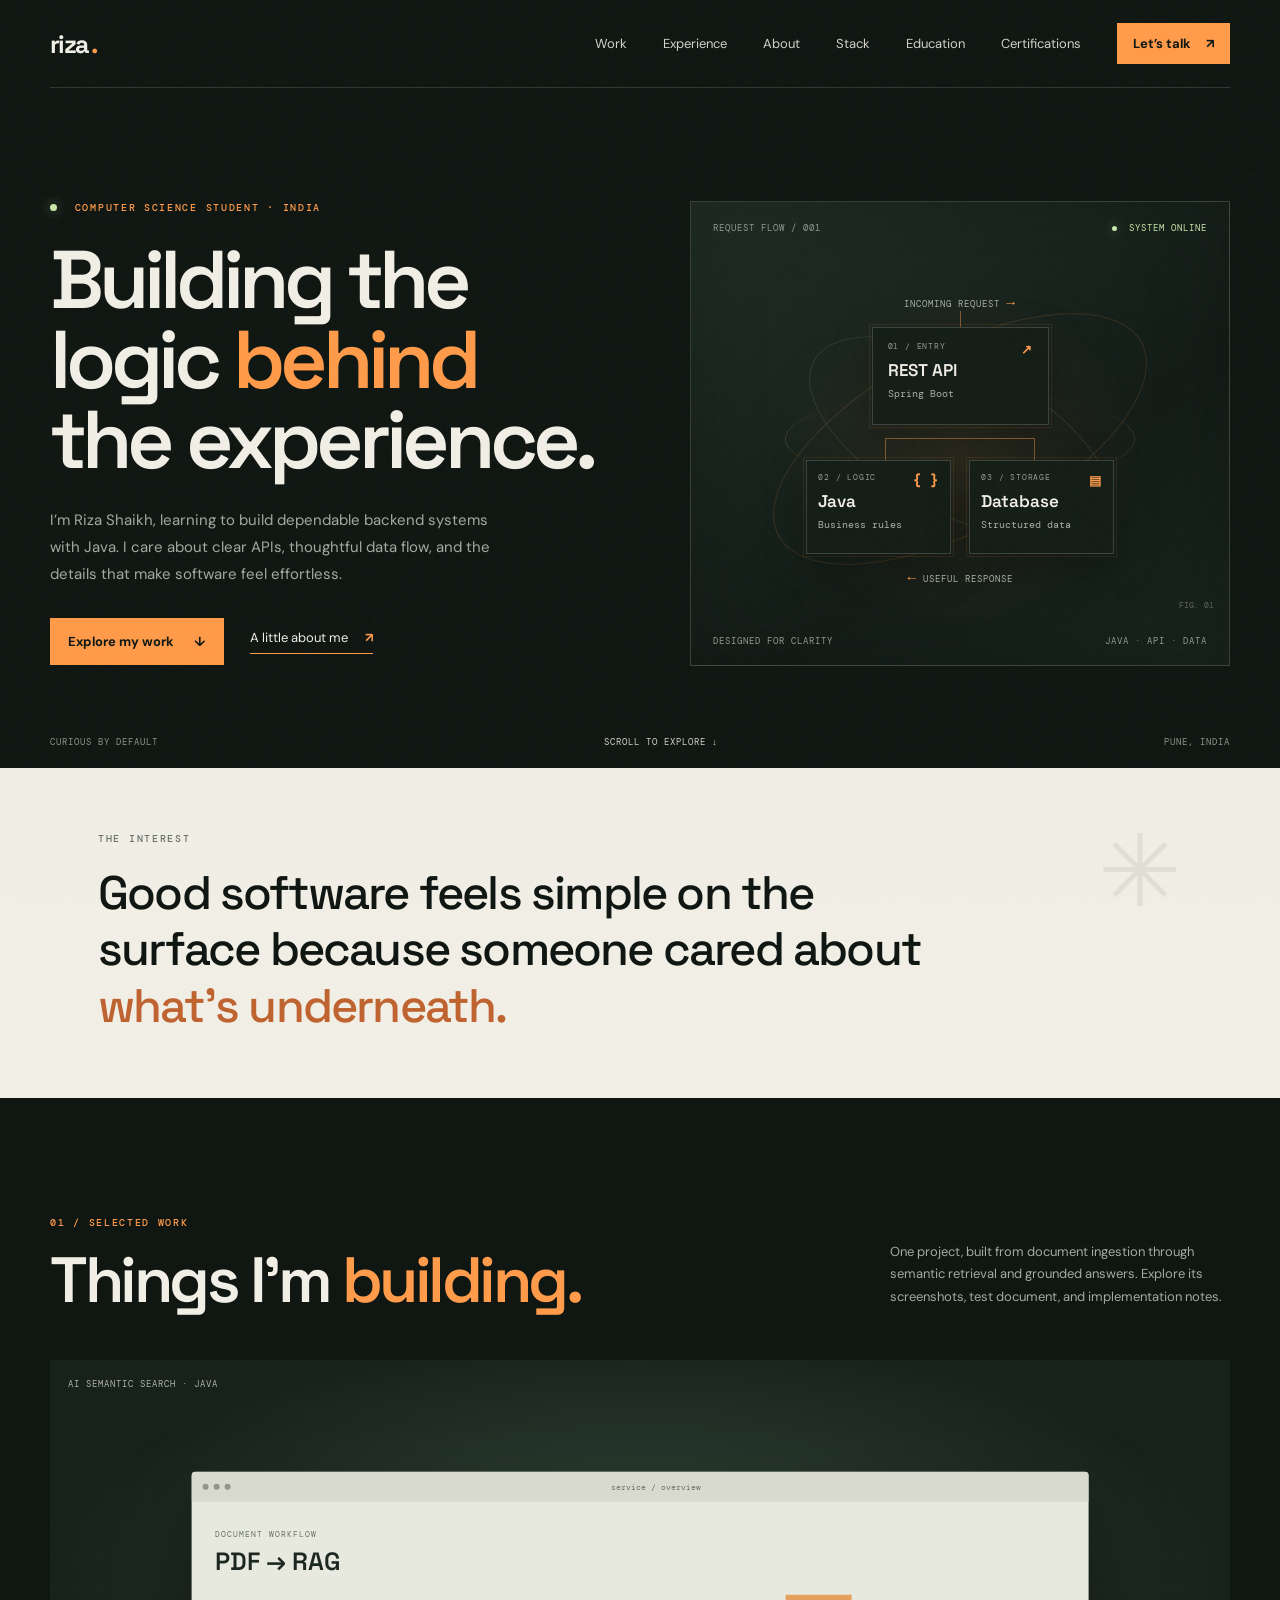
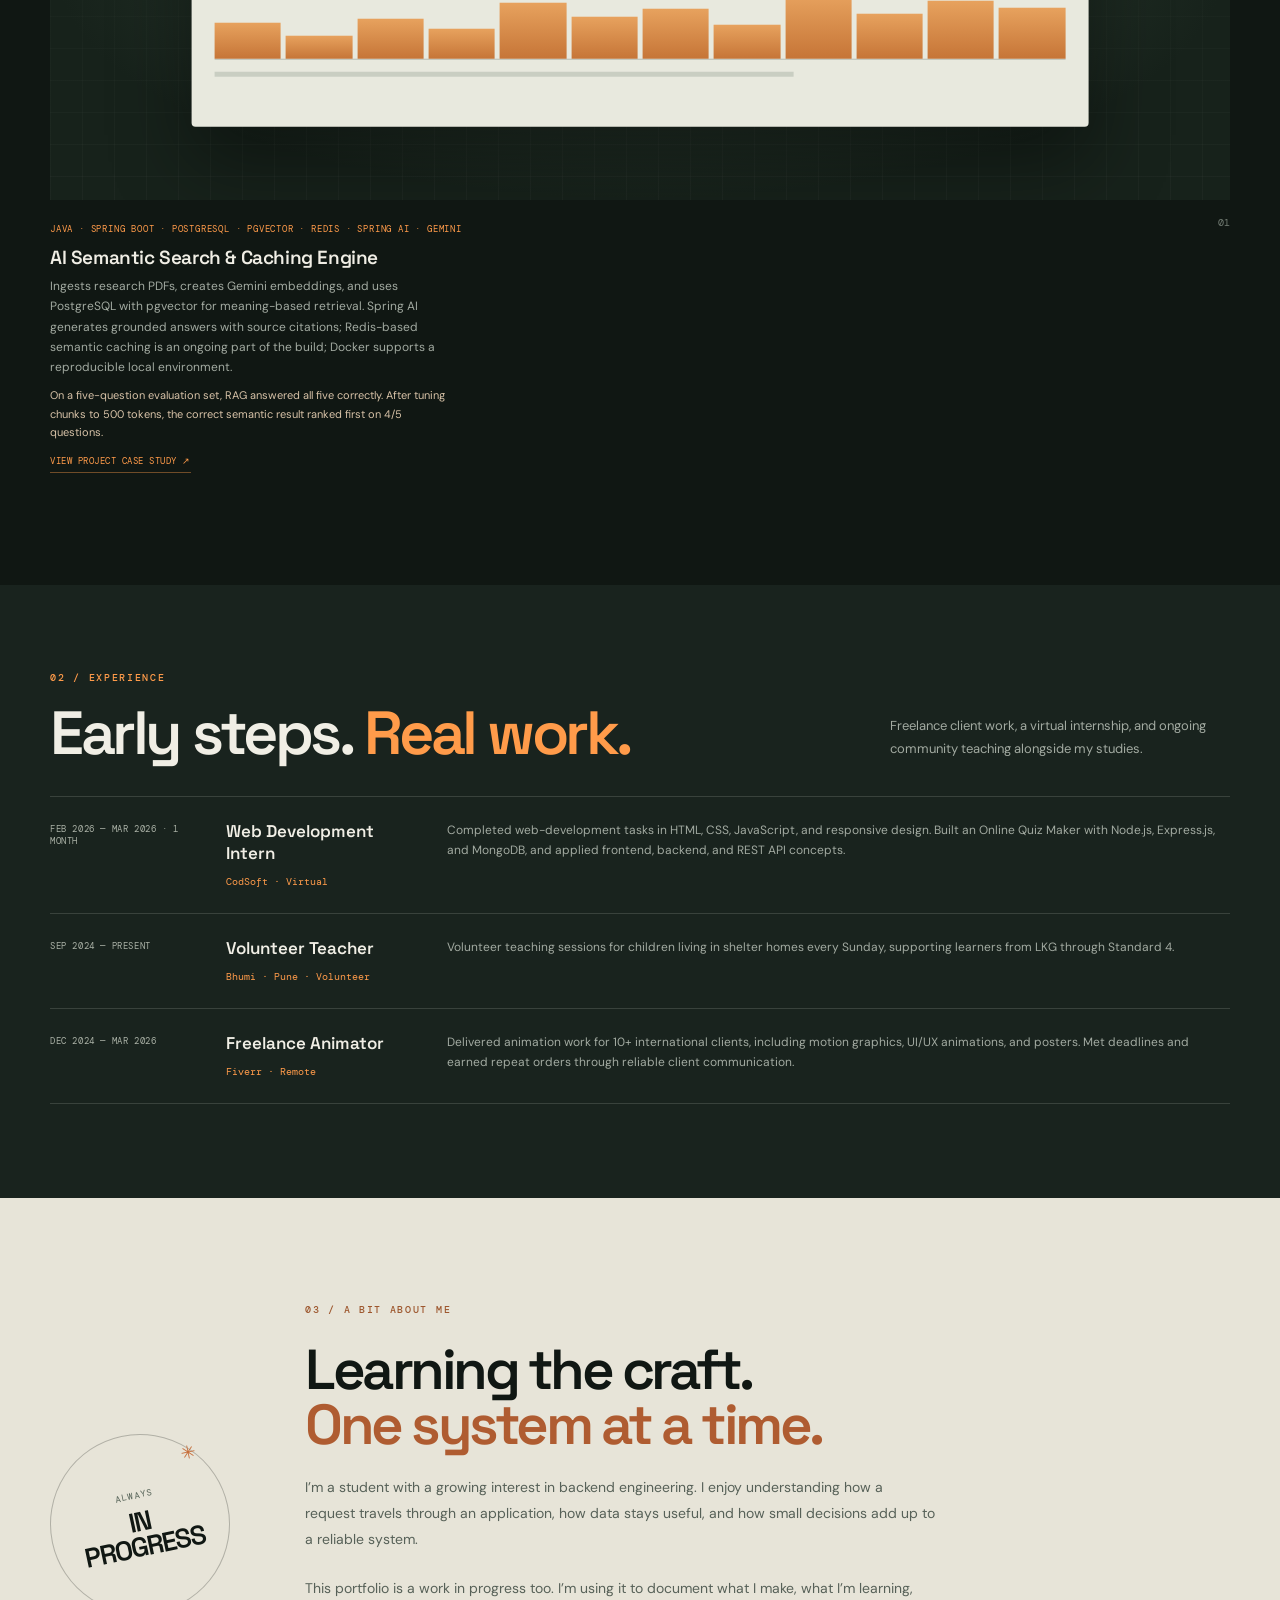
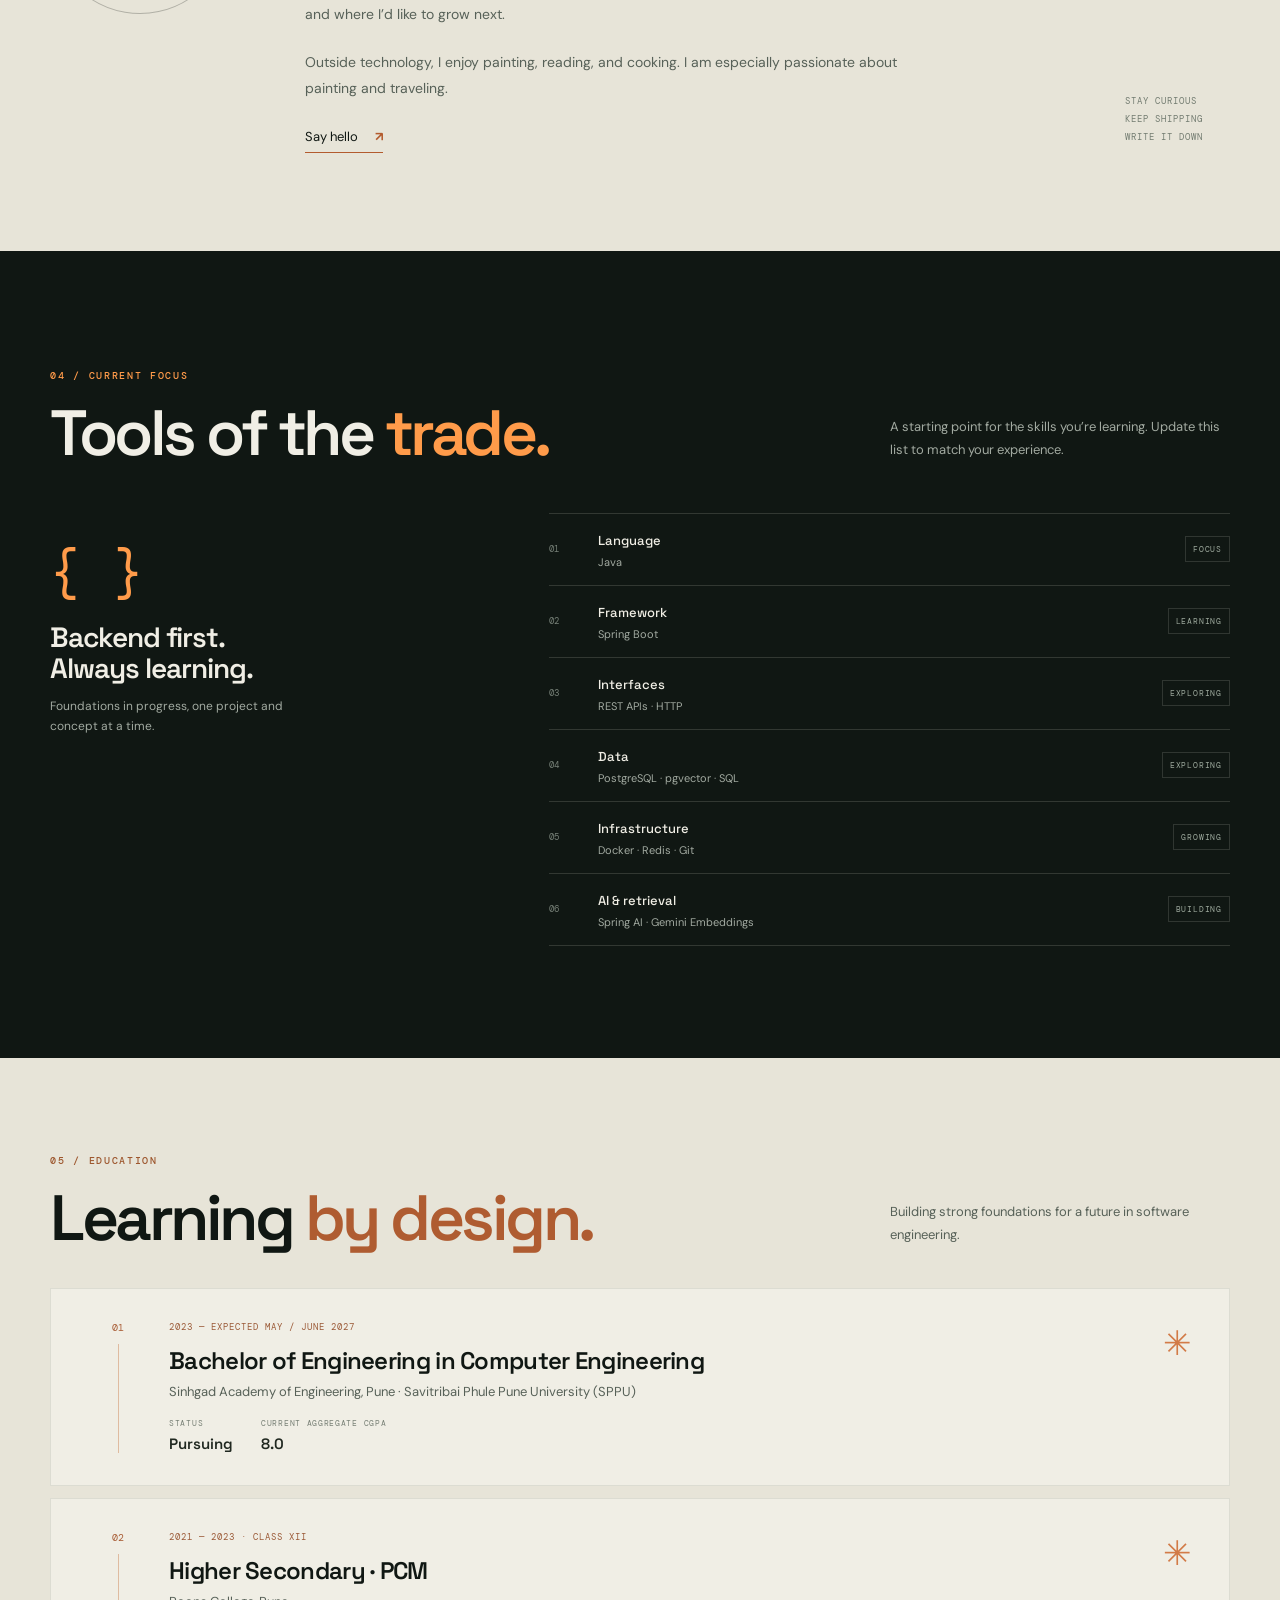
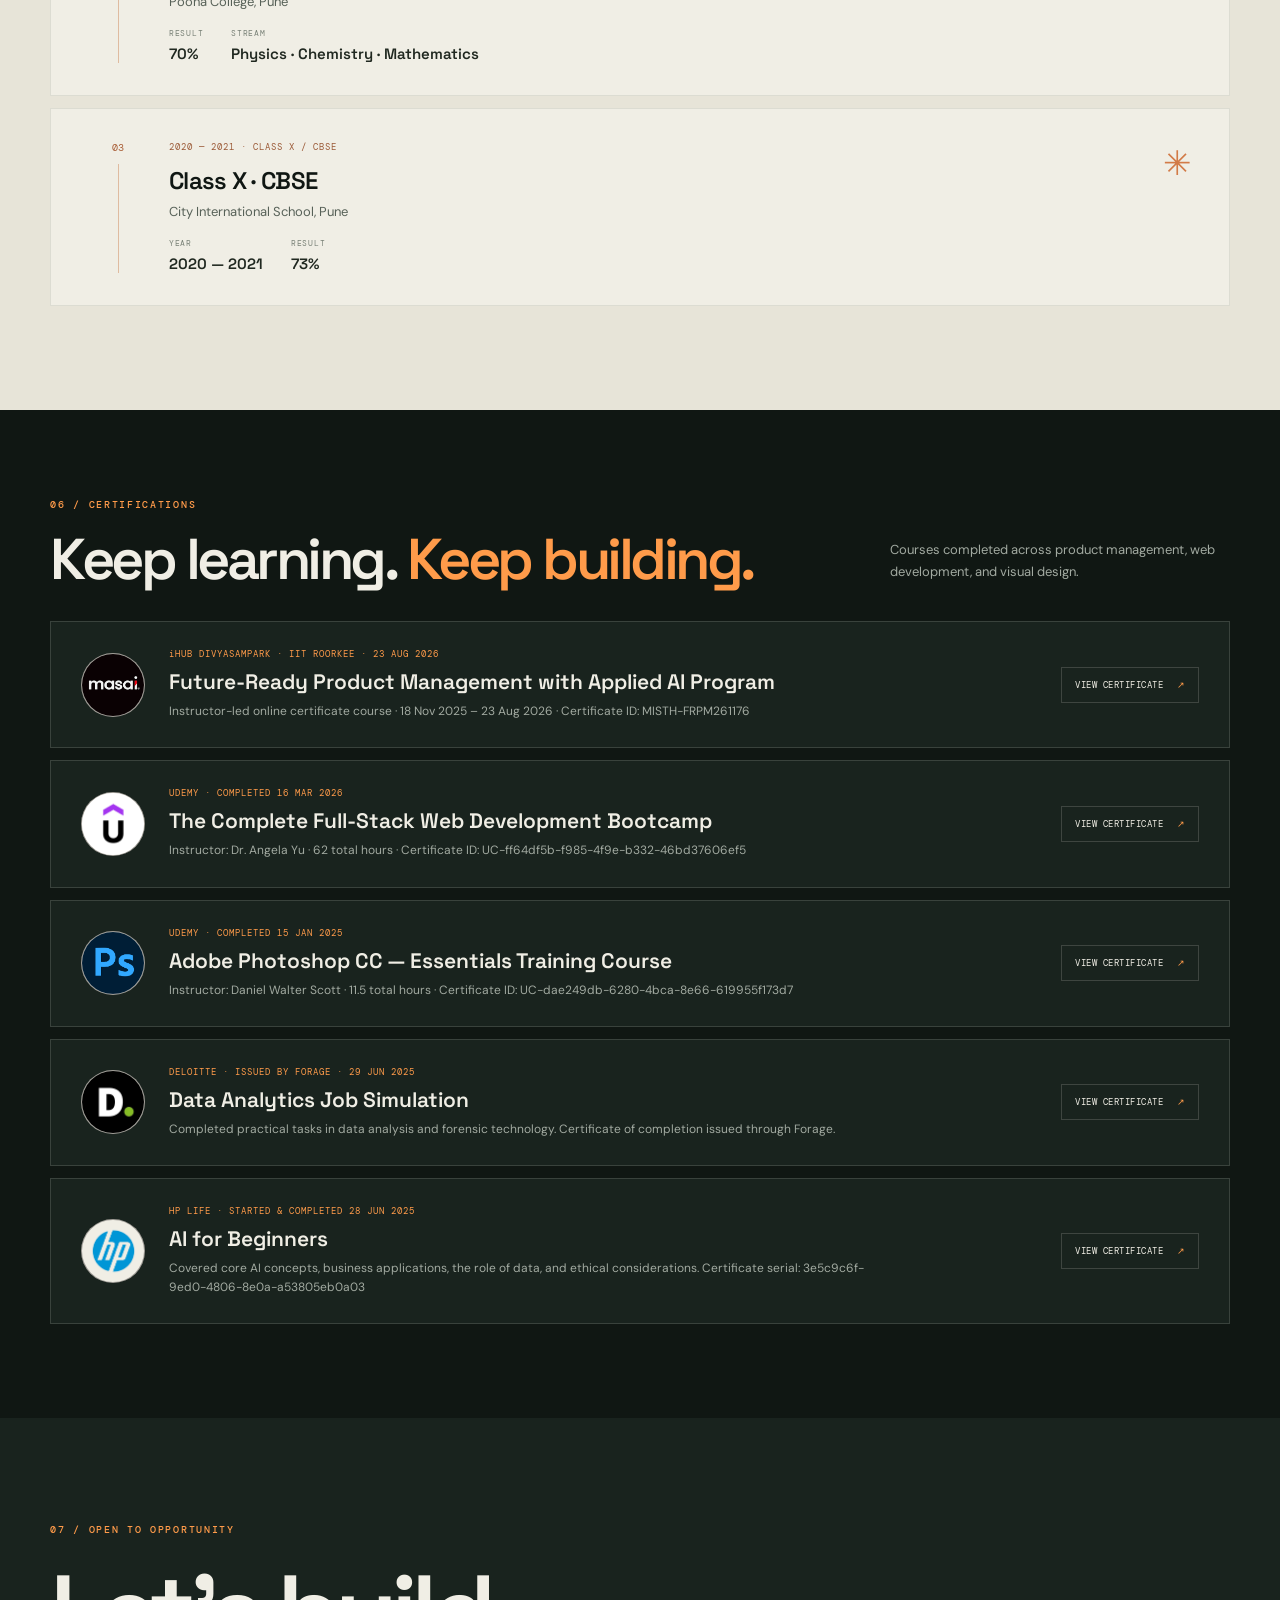
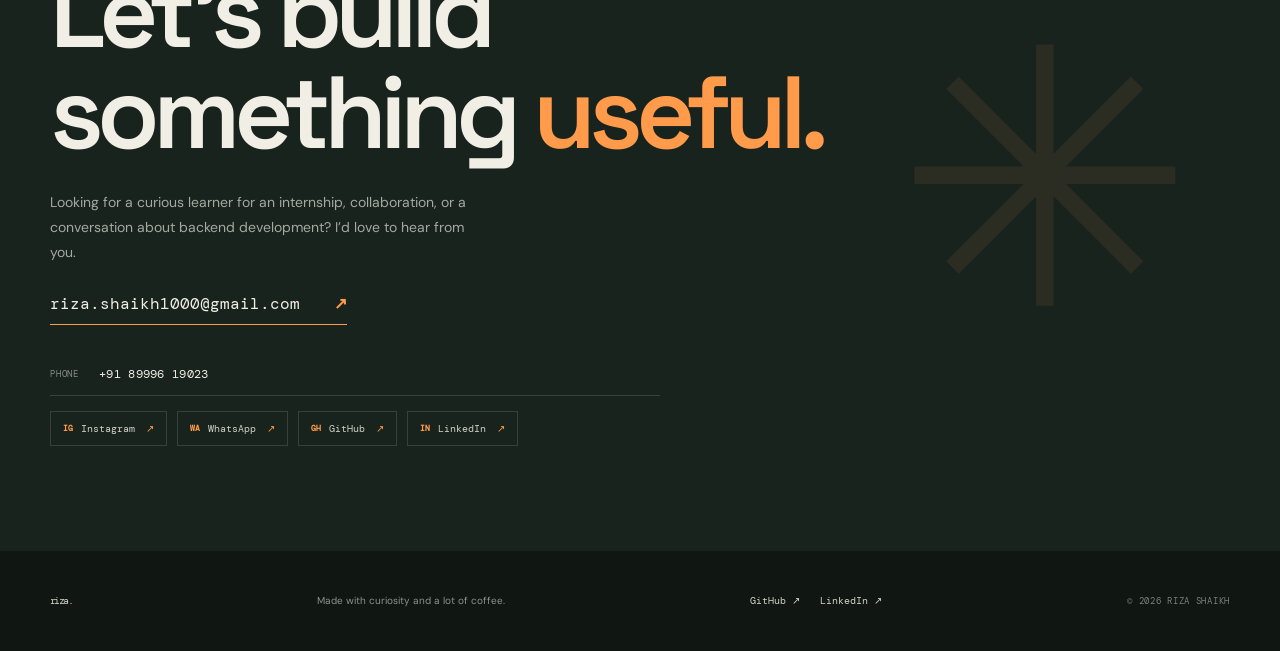
<file: index.html>
<!doctype html>
<html lang="en">
  <head>
    <meta charset="utf-8" />
    <meta name="viewport" content="width=device-width, initial-scale=1" />
    <meta name="theme-color" content="#101713" />
    <meta
      name="description"
      content="Riza Shaikh — student focused on Java backend development."
    />
    <title>Riza Shaikh — Java Backend Developer</title>
    <link rel="preconnect" href="https://fonts.googleapis.com" />
    <link rel="preconnect" href="https://fonts.gstatic.com" crossorigin />
    <link
      href="https://fonts.googleapis.com/css2?family=DM+Mono:wght@400;500&family=DM+Sans:wght@400;500;600;700&family=Space+Grotesk:wght@400;500;600;700&display=swap"
      rel="stylesheet"
    />
    <link rel="stylesheet" href="styles.css" />
    <script src="script.js" defer></script>
  </head>
  <body>
    <div class="grain" aria-hidden="true"></div>
    <header class="header">
      <a class="logo" href="#home" aria-label="Riza Shaikh home"
        >riza <span>.</span></a
      >
      <button
        class="menu-toggle"
        aria-expanded="false"
        aria-controls="nav"
        aria-label="Open navigation"
      >
        <i></i><i></i>
      </button>
      <nav id="nav" aria-label="Main navigation">
        <a href="#work">Work</a><a href="#experience">Experience</a
        ><a href="#about">About</a><a href="#stack">Stack</a
        ><a href="#education">Education</a
        ><a href="#certifications">Certifications</a
        ><a class="nav-cta" href="#contact">Let’s talk <b>↗</b></a>
      </nav>
    </header>
    <main>
      <section class="hero wrap" id="home">
        <div class="hero-copy">
          <p class="eyebrow">
            <i class="dot"></i> COMPUTER SCIENCE STUDENT · INDIA
          </p>
          <h1>Building the<br />logic <em>behind</em><br />the experience.</h1>
          <p class="hero-intro">
            I’m Riza Shaikh, learning to build dependable backend systems with
            Java. I care about clear APIs, thoughtful data flow, and the details
            that make software feel effortless.
          </p>
          <div class="actions">
            <a class="button" href="#work">Explore my work <b>↓</b></a
            ><a class="underlink" href="#about">A little about me <b>↗</b></a>
          </div>
        </div>
        <div
          class="architecture"
          aria-label="Illustration showing a request moving through an API, Java logic, and database"
        >
          <div class="panel-top">
            <span>REQUEST FLOW / 001</span
            ><span class="online"><i></i> SYSTEM ONLINE</span>
          </div>
          <div class="diagram">
            <div class="orbit orbit-a"></div>
            <div class="orbit orbit-b"></div>
            <div class="flow-caption">INCOMING REQUEST <b>→</b></div>
            <div class="connector"></div>
            <div class="node api">
              <small>01 / ENTRY <b>↗</b></small
              ><strong>REST API</strong><label>Spring Boot</label>
            </div>
            <div class="fork"><i></i><i></i></div>
            <div class="node-row">
              <div class="node">
                <small>02 / LOGIC <b>{ }</b></small
                ><strong>Java</strong><label>Business rules</label>
              </div>
              <div class="node">
                <small>03 / STORAGE <b>▤</b></small
                ><strong>Database</strong><label>Structured data</label>
              </div>
            </div>
            <div class="flow-caption response"><b>←</b> USEFUL RESPONSE</div>
          </div>
          <div class="panel-bottom">
            <span>DESIGNED FOR CLARITY</span><span>JAVA · API · DATA</span>
          </div>
          <span class="figure">FIG. 01</span>
        </div>
        <div class="hero-footer">
          <span>CURIOUS BY DEFAULT</span><a href="#work">SCROLL TO EXPLORE ↓</a
          ><span>PUNE, INDIA</span>
        </div>
      </section>
      <section class="manifesto">
        <div class="wrap">
          <p class="eyebrow">THE INTEREST</p>
          <p>
            Good software feels simple on the surface because someone cared
            about <em>what’s underneath.</em>
          </p>
          <span class="asterisk">✳</span>
        </div>
      </section>
      <section class="work wrap" id="work">
        <div class="section-head">
          <div>
            <p class="eyebrow">01 / SELECTED WORK</p>
            <h2>Things I’m <em>building.</em></h2>
          </div>
          <p>
            One project, built from document ingestion through semantic
            retrieval and grounded answers. Explore its screenshots, test
            document, and implementation notes.
          </p>
        </div>
        <div class="projects">
          <article class="project featured">
            <a
              class="project-art art-dashboard"
              href="ai-semantic-search.html"
              aria-label="Open the AI Semantic Search and Caching Engine case study"
              ><span class="art-label">AI SEMANTIC SEARCH · JAVA</span>
              <div class="dashboard">
                <div class="dash-head">
                  <i></i><i></i><i></i><span>service / overview</span>
                </div>
                <div class="dash-body">
                  <small>DOCUMENT WORKFLOW</small><strong>PDF → RAG</strong>
                  <div class="bars">
                    <i></i><i></i><i></i><i></i><i></i><i></i><i></i><i></i
                    ><i></i><i></i><i></i><i></i>
                  </div>
                  <div class="dash-line"></div>
                </div>
              </div>
              <b class="art-arrow">↗</b></a
            >
            <div class="project-info">
              <div>
                <small
                  >JAVA · SPRING BOOT · POSTGRESQL · PGVECTOR · REDIS · SPRING
                  AI · GEMINI</small
                >
                <h3>AI Semantic Search &amp; Caching Engine</h3>
                <p>
                  Ingests research PDFs, creates Gemini embeddings, and uses
                  PostgreSQL with pgvector for meaning-based retrieval. Spring
                  AI generates grounded answers with source citations;
                  Redis-based semantic caching is an ongoing part of the build;
                  Docker supports a reproducible local environment.
                </p>
                <p class="project-result">
                  On a five-question evaluation set, RAG answered all five
                  correctly. After tuning chunks to 500 tokens, the correct
                  semantic result ranked first on 4/5 questions.
                </p>
                <a class="project-link" href="ai-semantic-search.html"
                  >VIEW PROJECT CASE STUDY ↗</a
                >
              </div>
              <span>01</span>
            </div>
          </article>
        </div>
      </section>
      <section class="experience" id="experience">
        <div class="experience-inner wrap">
          <div class="section-head">
            <div>
              <p class="eyebrow">02 / EXPERIENCE</p>
              <h2>Early steps. <em>Real work.</em></h2>
            </div>
            <p>
              Freelance client work, a virtual internship, and ongoing community
              teaching alongside my studies.
            </p>
          </div>
          <div class="experience-list">
            <article class="experience-row">
              <p class="experience-date">FEB 2026 — MAR 2026 · 1 MONTH</p>
              <div class="experience-role">
                <h3>Web Development Intern</h3>
                <span>CodSoft · Virtual</span>
              </div>
              <p>
                Completed web-development tasks in HTML, CSS, JavaScript, and
                responsive design. Built an Online Quiz Maker with Node.js,
                Express.js, and MongoDB, and applied frontend, backend, and REST
                API concepts.
              </p>
            </article>
            <article class="experience-row">
              <p class="experience-date">SEP 2024 — PRESENT</p>
              <div class="experience-role">
                <h3>Volunteer Teacher</h3>
                <span>Bhumi · Pune · Volunteer</span>
              </div>
              <p>Volunteer teaching sessions for children living in shelter homes every Sunday, supporting learners from LKG through Standard 4.</p>
            </article>
            <article class="experience-row">
              <p class="experience-date">DEC 2024 — MAR 2026</p>
              <div class="experience-role">
                <h3>Freelance Animator</h3>
                <span>Fiverr · Remote</span>
              </div>
              <p>
                Delivered animation work for 10+ international clients,
                including motion graphics, UI/UX animations, and posters. Met
                deadlines and earned repeat orders through reliable client
                communication.
              </p>
            </article>
          </div>
        </div>
      </section>
      <section class="about" id="about">
        <div class="about-inner wrap">
          <div class="stamp">
            <small>ALWAYS</small><b>IN<br />PROGRESS</b><i>✳</i>
          </div>
          <div class="about-copy">
            <p class="eyebrow">03 / A BIT ABOUT ME</p>
            <h2>Learning the craft.<br /><em>One system at a time.</em></h2>
            <p>
              I’m a student with a growing interest in backend engineering. I
              enjoy understanding how a request travels through an application,
              how data stays useful, and how small decisions add up to a
              reliable system.
            </p>
            <p>
              This portfolio is a work in progress too. I’m using it to document
              what I make, what I’m learning, and where I’d like to grow next.
            </p>
            <p>
              Outside technology, I enjoy painting, reading, and cooking. I am
              especially passionate about painting and traveling.
            </p>
            <a class="underlink" href="#contact">Say hello <b>↗</b></a>
          </div>
          <div class="side-note">
            STAY CURIOUS<br />KEEP SHIPPING<br />WRITE IT DOWN
          </div>
        </div>
      </section>
      <section class="stack wrap" id="stack">
        <div class="section-head">
          <div>
            <p class="eyebrow">04 / CURRENT FOCUS</p>
            <h2>Tools of the <em>trade.</em></h2>
          </div>
          <p>
            A starting point for the skills you’re learning. Update this list to
            match your experience.
          </p>
        </div>
        <div class="stack-grid">
          <div class="stack-note">
            <b>{ }</b>
            <h3>Backend first.<br />Always learning.</h3>
            <p>Foundations in progress, one project and concept at a time.</p>
          </div>
          <div class="stack-list">
            <div class="stack-row">
              <small>01</small>
              <div>
                <b>Language</b>
                <p>Java</p>
              </div>
              <label>FOCUS</label>
            </div>
            <div class="stack-row">
              <small>02</small>
              <div>
                <b>Framework</b>
                <p>Spring Boot</p>
              </div>
              <label>LEARNING</label>
            </div>
            <div class="stack-row">
              <small>03</small>
              <div>
                <b>Interfaces</b>
                <p>REST APIs · HTTP</p>
              </div>
              <label>EXPLORING</label>
            </div>
            <div class="stack-row">
              <small>04</small>
              <div>
                <b>Data</b>
                <p>PostgreSQL · pgvector · SQL</p>
              </div>
              <label>EXPLORING</label>
            </div>
            <div class="stack-row">
              <small>05</small>
              <div>
                <b>Infrastructure</b>
                <p>Docker · Redis · Git</p>
              </div>
              <label>GROWING</label>
            </div>
            <div class="stack-row">
              <small>06</small>
              <div>
                <b>AI &amp; retrieval</b>
                <p>Spring AI · Gemini Embeddings</p>
              </div>
              <label>BUILDING</label>
            </div>
          </div>
        </div>
      </section>
      <section class="education" id="education">
        <div class="education-inner wrap">
          <div class="section-head">
            <div>
              <p class="eyebrow">05 / EDUCATION</p>
              <h2>Learning <em>by design.</em></h2>
            </div>
            <p>
              Building strong foundations for a future in software engineering.
            </p>
          </div>
          <div class="education-list">
            <article class="education-card">
              <div class="education-marker"><span>01</span><i></i></div>
              <div class="education-detail">
                <p class="education-period">2023 — EXPECTED MAY / JUNE 2027</p>
                <h3>Bachelor of Engineering in Computer Engineering</h3>
                <p class="education-school">
                  Sinhgad Academy of Engineering, Pune · Savitribai Phule Pune
                  University (SPPU)
                </p>
                <div class="education-facts">
                  <div><span>STATUS</span><b>Pursuing</b></div>
                  <div><span>CURRENT AGGREGATE CGPA</span><b>8.0</b></div>
                </div>
              </div>
              <span class="education-glyph" aria-hidden="true">✳</span>
            </article>
            <article class="education-card">
              <div class="education-marker"><span>02</span><i></i></div>
              <div class="education-detail">
                <p class="education-period">2021 — 2023 · CLASS XII</p>
                <h3>Higher Secondary · PCM</h3>
                <p class="education-school">Poona College, Pune</p>
                <div class="education-facts">
                  <div><span>RESULT</span><b>70%</b></div>
                  <div>
                    <span>STREAM</span><b>Physics · Chemistry · Mathematics</b>
                  </div>
                </div>
              </div>
              <span class="education-glyph" aria-hidden="true">✳</span>
            </article>
            <article class="education-card">
              <div class="education-marker"><span>03</span><i></i></div>
              <div class="education-detail">
                <p class="education-period">2020 — 2021 · CLASS X / CBSE</p>
                <h3>Class X · CBSE</h3>
                <p class="education-school">City International School, Pune</p>
                <div class="education-facts">
                  <div><span>YEAR</span><b>2020 — 2021</b></div>
                  <div><span>RESULT</span><b>73%</b></div>
                </div>
              </div>
              <span class="education-glyph" aria-hidden="true">✳</span>
            </article>
          </div>
        </div>
      </section>
      <section class="certifications" id="certifications">
        <div class="cert-inner wrap">
          <div class="section-head">
            <div>
              <p class="eyebrow">06 / CERTIFICATIONS</p>
              <h2>Keep learning. <em>Keep building.</em></h2>
            </div>
            <p>
              Courses completed across product management, web development, and
              visual design.
            </p>
          </div>
          <div class="cert-list">
            <article class="cert-card">
              <div class="cert-logo">
                <img
                  src="assets/certifications/logos/masai.png"
                  alt="Masai logo"
                  loading="lazy"
                />
              </div>
              <div class="cert-info">
                <p class="cert-meta">
                  iHUB DIVYASAMPARK · IIT ROORKEE · 23 AUG 2026
                </p>
                <h3>Future-Ready Product Management with Applied AI Program</h3>
                <p>
                  Instructor-led online certificate course · 18 Nov 2025 – 23
                  Aug 2026 · Certificate ID: MISTH-FRPM261176
                </p>
              </div>
              <a
                class="cert-link"
                href="assets/certifications/future-ready-product-management-applied-ai.pdf"
                target="_blank"
                rel="noreferrer"
                >VIEW CERTIFICATE <span>↗</span></a
              >
            </article>
            <article class="cert-card">
              <div class="cert-logo">
                <img
                  src="assets/certifications/logos/udemy-com-logo.png"
                  alt="Udemy logo"
                  loading="lazy"
                />
              </div>
              <div class="cert-info">
                <p class="cert-meta">UDEMY · COMPLETED 16 MAR 2026</p>
                <h3>The Complete Full-Stack Web Development Bootcamp</h3>
                <p>
                  Instructor: Dr. Angela Yu · 62 total hours · Certificate ID:
                  UC-ff64df5b-f985-4f9e-b332-46bd37606ef5
                </p>
              </div>
              <a
                class="cert-link"
                href="https://ude.my/UC-ff64df5b-f985-4f9e-b332-46bd37606ef5"
                target="_blank"
                rel="noreferrer"
                >VIEW CERTIFICATE <span>↗</span></a
              >
            </article>
            <article class="cert-card">
              <div class="cert-logo">
                <img
                  src="assets/certifications/logos/photoshop.png"
                  alt="Adobe Photoshop Ps logo"
                  loading="lazy"
                />
              </div>
              <div class="cert-info">
                <p class="cert-meta">UDEMY · COMPLETED 15 JAN 2025</p>
                <h3>Adobe Photoshop CC — Essentials Training Course</h3>
                <p>
                  Instructor: Daniel Walter Scott · 11.5 total hours ·
                  Certificate ID: UC-dae249db-6280-4bca-8e66-619955f173d7
                </p>
              </div>
              <a
                class="cert-link"
                href="https://ude.my/UC-dae249db-6280-4bca-8e66-619955f173d7"
                target="_blank"
                rel="noreferrer"
                >VIEW CERTIFICATE <span>↗</span></a
              >
            </article>
                      <article class="cert-card">
              <div class="cert-logo">
                <img src="assets/certifications/logos/deloitte.png" alt="Deloitte logo" loading="lazy" />
              </div>
              <div class="cert-info">
                <p class="cert-meta">DELOITTE · ISSUED BY FORAGE · 29 JUN 2025</p>
                <h3>Data Analytics Job Simulation</h3>
                <p>Completed practical tasks in data analysis and forensic technology. Certificate of completion issued through Forage.</p>
              </div>
              <a class="cert-link" href="assets/certifications/deloitte-data-analytics-job-simulation.pdf" target="_blank" rel="noreferrer">VIEW CERTIFICATE <span>↗</span></a>
            </article>
            <article class="cert-card">
              <div class="cert-logo">
                <img src="assets/certifications/logos/hewlett-packard.png" alt="Hewlett-Packard logo" loading="lazy" />
              </div>
              <div class="cert-info">
                <p class="cert-meta">HP LIFE · STARTED &amp; COMPLETED 28 JUN 2025</p>
                <h3>AI for Beginners</h3>
                <p>Covered core AI concepts, business applications, the role of data, and ethical considerations. Certificate serial: 3e5c9c6f-9ed0-4806-8e0a-a53805eb0a03</p>
              </div>
              <a class="cert-link" href="assets/certifications/hp-life-ai-for-beginners.pdf" target="_blank" rel="noreferrer">VIEW CERTIFICATE <span>↗</span></a>
            </article></div>
        </div>
      </section>
      <section class="contact" id="contact">
        <div class="contact-inner wrap">
          <p class="eyebrow">07 / OPEN TO OPPORTUNITY</p>
          <h2>Let’s build<br />something <em>useful.</em></h2>
          <p>
            Looking for a curious learner for an internship, collaboration, or a
            conversation about backend development? I’d love to hear from you.
          </p>
          <a class="email" href="mailto:riza.shaikh1000@gmail.com"
            >riza.shaikh1000@gmail.com <b>↗</b></a
          >
          <div class="contact-methods">
            <div class="phone-line">
              <span>PHONE</span><a href="tel:+918999619023">+91 89996 19023</a>
            </div>
            <div class="contact-links">
              <a
                href="https://www.instagram.com/ieatmashpoteto/"
                target="_blank"
                rel="noreferrer"
                ><b>IG</b> Instagram <span>↗</span></a
              ><a
                href="https://wa.me/918999619023"
                target="_blank"
                rel="noreferrer"
                ><b>WA</b> WhatsApp <span>↗</span></a
              ><a
                href="https://github.com/yourusername"
                target="_blank"
                rel="noreferrer"
                ><b>GH</b> GitHub <span>↗</span></a
              ><a
                href="https://www.linkedin.com/in/rizashaikh2005"
                target="_blank"
                rel="noreferrer"
                ><b>IN</b> LinkedIn <span>↗</span></a
              >
            </div>
          </div>
          <span class="contact-star">✳</span>
        </div>
      </section>
    </main>
    <footer class="footer wrap">
      <a class="logo" href="#home">riza<span>.</span></a>
      <p>Made with curiosity and a lot of coffee.</p>
      <div>
        <a
          href="https://github.com/yourusername"
          target="_blank"
          rel="noreferrer"
          >GitHub ↗</a
        ><a
          href="https://www.linkedin.com/in/rizashaikh2005"
          target="_blank"
          rel="noreferrer"
          >LinkedIn ↗</a
        >
      </div>
      <small>© <span id="year"></span> RIZA SHAIKH</small>
    </footer>
  </body>
</html>
</file>
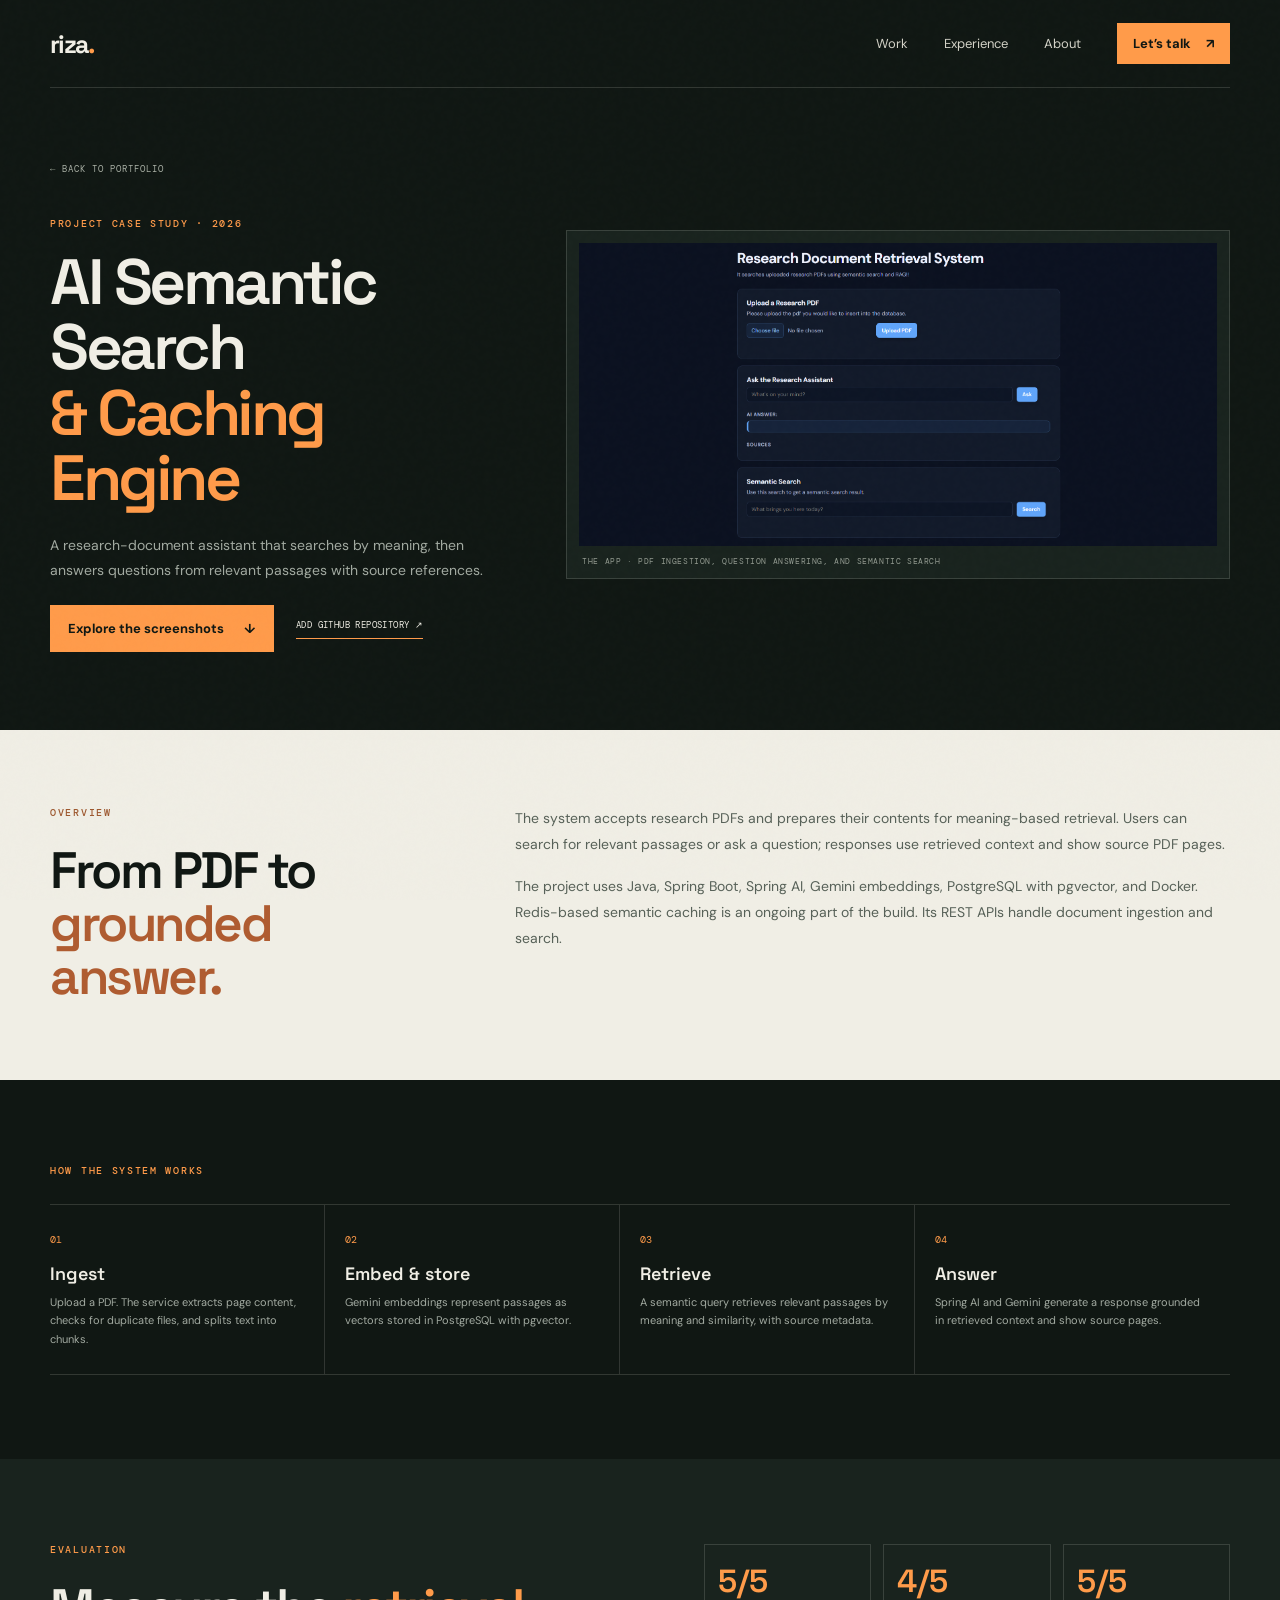
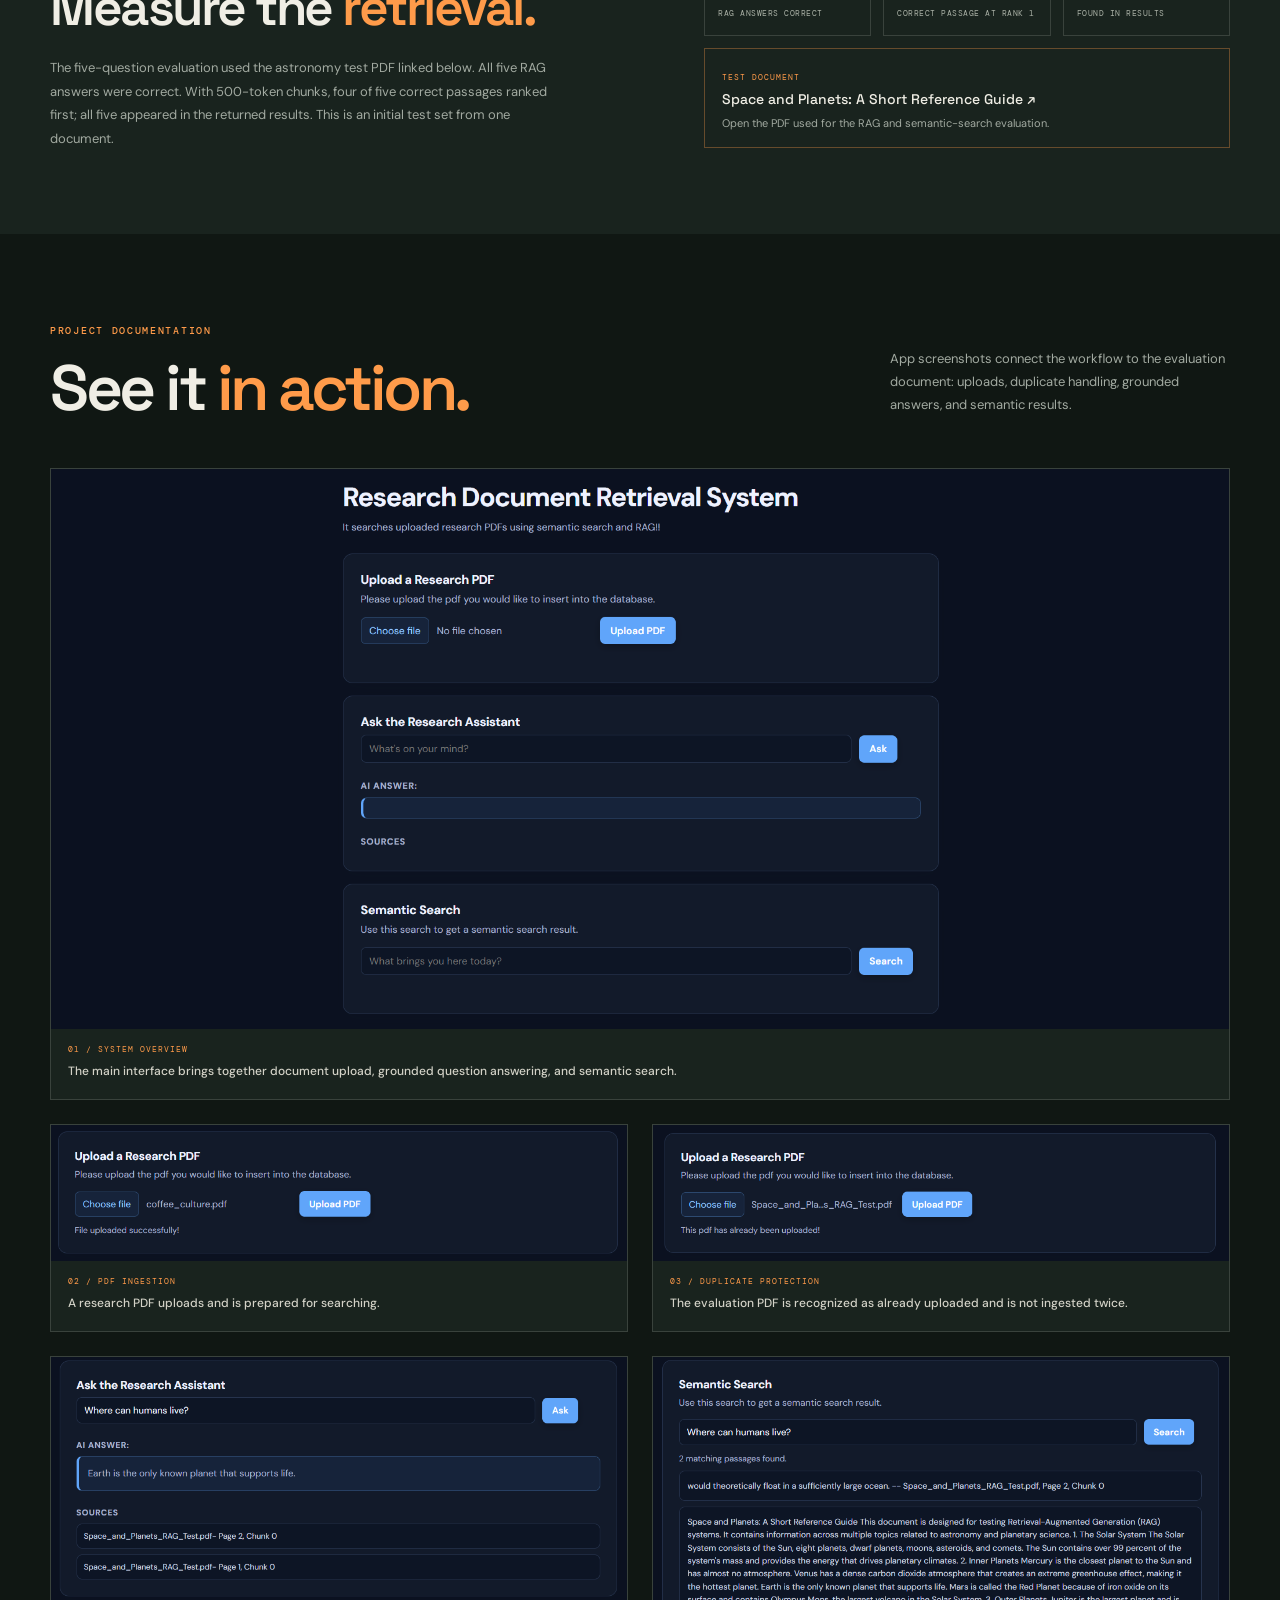
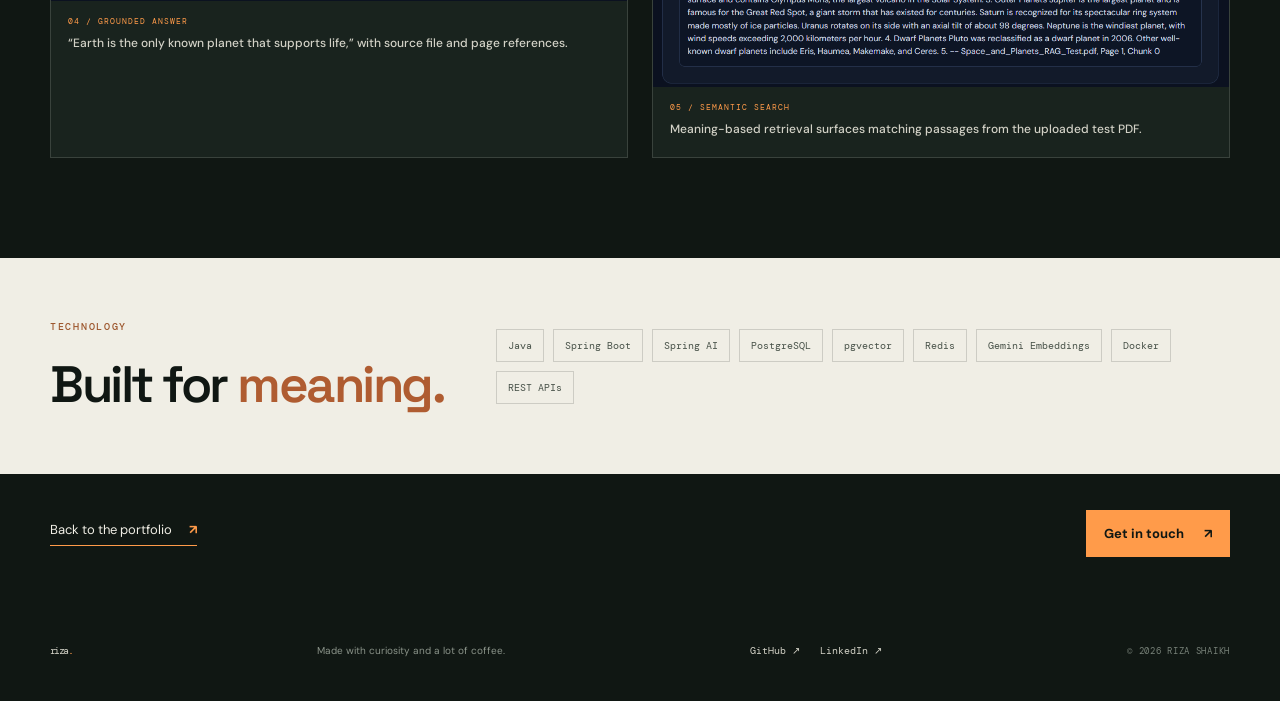
<file: ai-semantic-search.html>
<!doctype html>
<html lang="en">
<head>
  <meta charset="utf-8"><meta name="viewport" content="width=device-width, initial-scale=1">
  <meta name="theme-color" content="#101713"><meta name="description" content="Case study: Riza Shaikh's AI Semantic Search and Caching Engine for research PDFs.">
  <title>AI Semantic Search &amp; Caching Engine — Riza Shaikh</title>
  <link rel="preconnect" href="https://fonts.googleapis.com"><link rel="preconnect" href="https://fonts.gstatic.com" crossorigin>
  <link href="https://fonts.googleapis.com/css2?family=DM+Mono:wght@400;500&family=DM+Sans:wght@400;500;600;700&family=Space+Grotesk:wght@400;500;600;700&display=swap" rel="stylesheet">
  <link rel="stylesheet" href="styles.css"><script src="script.js" defer></script>
</head>
<body>
  <div class="grain" aria-hidden="true"></div>
  <header class="header"><a class="logo" href="index.html#home" aria-label="Riza Shaikh home">riza<span>.</span></a><button class="menu-toggle" aria-expanded="false" aria-controls="nav" aria-label="Open navigation"><i></i><i></i></button><nav id="nav" aria-label="Main navigation"><a href="index.html#work">Work</a><a href="index.html#experience">Experience</a><a href="index.html#about">About</a><a class="nav-cta" href="index.html#contact">Let’s talk <b>↗</b></a></nav></header>
  <main class="case-page">
    <section class="case-hero wrap"><div class="case-hero-copy"><a class="case-back" href="index.html#work">← BACK TO PORTFOLIO</a><p class="eyebrow">PROJECT CASE STUDY · 2026</p><h1>AI Semantic Search<br><em>&amp; Caching Engine</em></h1><p class="case-lead">A research-document assistant that searches by meaning, then answers questions from relevant passages with source references.</p><div class="case-actions"><a class="button" href="#screenshots">Explore the screenshots <b>↓</b></a><a class="case-external" href="https://github.com/YOUR_GITHUB_USERNAME/YOUR_REPOSITORY" target="_blank" rel="noreferrer">ADD GITHUB REPOSITORY ↗</a></div></div><figure class="case-cover"><img src="assets/ai-search/screenshots/01-system-overview.png" alt="Research Document Retrieval System interface with PDF upload, research assistant, and semantic search panels"><figcaption>THE APP · PDF INGESTION, QUESTION ANSWERING, AND SEMANTIC SEARCH</figcaption></figure></section>
    <section class="case-summary"><div class="wrap case-summary-grid"><div><p class="eyebrow">OVERVIEW</p><h2>From PDF to <em>grounded answer.</em></h2></div><div><p>The system accepts research PDFs and prepares their contents for meaning-based retrieval. Users can search for relevant passages or ask a question; responses use retrieved context and show source PDF pages.</p><p>The project uses Java, Spring Boot, Spring AI, Gemini embeddings, PostgreSQL with pgvector, and Docker. Redis-based semantic caching is an ongoing part of the build. Its REST APIs handle document ingestion and search.</p></div></div></section>
    <section class="case-flow wrap"><p class="eyebrow">HOW THE SYSTEM WORKS</p><div class="flow-steps"><article><span>01</span><h3>Ingest</h3><p>Upload a PDF. The service extracts page content, checks for duplicate files, and splits text into chunks.</p></article><article><span>02</span><h3>Embed &amp; store</h3><p>Gemini embeddings represent passages as vectors stored in PostgreSQL with pgvector.</p></article><article><span>03</span><h3>Retrieve</h3><p>A semantic query retrieves relevant passages by meaning and similarity, with source metadata.</p></article><article><span>04</span><h3>Answer</h3><p>Spring AI and Gemini generate a response grounded in retrieved context and show source pages.</p></article></div></section>
    <section class="case-evaluation"><div class="wrap evaluation-grid"><div><p class="eyebrow">EVALUATION</p><h2>Measure the <em>retrieval.</em></h2><p>The five-question evaluation used the astronomy test PDF linked below. All five RAG answers were correct. With 500-token chunks, four of five correct passages ranked first; all five appeared in the returned results. This is an initial test set from one document.</p></div><div class="evaluation-stat"><div><strong>5/5</strong><span>RAG ANSWERS CORRECT</span></div><div><strong>4/5</strong><span>CORRECT PASSAGE AT RANK 1</span></div><div><strong>5/5</strong><span>FOUND IN RESULTS</span></div><a class="pdf-link" href="assets/ai-search/Space_and_Planets_RAG_Test.pdf" target="_blank" rel="noreferrer"><span>TEST DOCUMENT</span><b>Space and Planets: A Short Reference Guide ↗</b><small>Open the PDF used for the RAG and semantic-search evaluation.</small></a></div></div></section>
    <section class="case-gallery wrap" id="screenshots"><div class="section-head"><div><p class="eyebrow">PROJECT DOCUMENTATION</p><h2>See it <em>in action.</em></h2></div><p>App screenshots connect the workflow to the evaluation document: uploads, duplicate handling, grounded answers, and semantic results.</p></div><div class="gallery-grid">
      <figure class="gallery-item gallery-wide"><img src="assets/ai-search/screenshots/01-system-overview.png" alt="Full application interface with PDF upload, research assistant, and semantic search"><figcaption><span>01 / SYSTEM OVERVIEW</span><b>The main interface brings together document upload, grounded question answering, and semantic search.</b></figcaption></figure>
      <figure class="gallery-item"><img src="assets/ai-search/screenshots/02-pdf-upload-success.png" alt="Successful upload message after adding a research PDF"><figcaption><span>02 / PDF INGESTION</span><b>A research PDF uploads and is prepared for searching.</b></figcaption></figure>
      <figure class="gallery-item"><img src="assets/ai-search/screenshots/03-duplicate-upload-protection.png" alt="Duplicate upload message for the Space and Planets evaluation PDF"><figcaption><span>03 / DUPLICATE PROTECTION</span><b>The evaluation PDF is recognized as already uploaded and is not ingested twice.</b></figcaption></figure>
      <figure class="gallery-item"><img src="assets/ai-search/screenshots/04-grounded-answer-sources.png" alt="Answer to Where can humans live with source PDF page references"><figcaption><span>04 / GROUNDED ANSWER</span><b>“Earth is the only known planet that supports life,” with source file and page references.</b></figcaption></figure>
      <figure class="gallery-item"><img src="assets/ai-search/screenshots/05-semantic-search-results.png" alt="Semantic-search results for Where can humans live"><figcaption><span>05 / SEMANTIC SEARCH</span><b>Meaning-based retrieval surfaces matching passages from the uploaded test PDF.</b></figcaption></figure>
    </div></section>
    <section class="case-stack"><div class="wrap case-stack-inner"><div><p class="eyebrow">TECHNOLOGY</p><h2>Built for <em>meaning.</em></h2></div><div class="case-tags"><span>Java</span><span>Spring Boot</span><span>Spring AI</span><span>PostgreSQL</span><span>pgvector</span><span>Redis</span><span>Gemini Embeddings</span><span>Docker</span><span>REST APIs</span></div></div></section>
    <section class="case-end wrap"><a class="underlink" href="index.html#work">Back to the portfolio <b>↗</b></a><a class="button" href="index.html#contact">Get in touch <b>↗</b></a></section>
  </main>
  <footer class="footer wrap"><a class="logo" href="index.html#home">riza<span>.</span></a><p>Made with curiosity and a lot of coffee.</p><div><a href="https://github.com/YOUR_GITHUB_USERNAME" target="_blank" rel="noreferrer">GitHub ↗</a><a href="https://www.linkedin.com/in/rizashaikh2005" target="_blank" rel="noreferrer">LinkedIn ↗</a></div><small>© <span id="year"></span> RIZA SHAIKH</small></footer>
</body>
</html>
</file>
<file: styles.css>
:root {
  --ink: #101713;
  --deep: #19231e;
  --paper: #f0eee5;
  --muted: #a2aaa1;
  --line: rgba(240, 238, 229, 0.15);
  --orange: #ff9b4a;
  --green: #c9e7a8;
  --mono: "DM Mono", monospace;
  --sans: "DM Sans", sans-serif;
  --display: "Space Grotesk", sans-serif;
  --wrap: min(1180px, calc(100% - 96px));
}
* {
  box-sizing: border-box;
}
html {
  scroll-behavior: smooth;
  scroll-padding-top: 90px;
}
body {
  margin: 0;
  background: var(--ink);
  color: var(--paper);
  font-family: var(--sans);
  -webkit-font-smoothing: antialiased;
}
.grain {
  position: fixed;
  inset: 0;
  z-index: 5;
  pointer-events: none;
  opacity: 0.06;
  background-image: url("data:image/svg+xml,%3Csvg viewBox='0 0 180 180' xmlns='http://www.w3.org/2000/svg'%3E%3Cfilter id='n'%3E%3CfeTurbulence type='fractalNoise' baseFrequency='.8' numOctaves='3' stitchTiles='stitch'/%3E%3C/filter%3E%3Crect width='100%25' height='100%25' filter='url(%23n)' opacity='.26'/%3E%3C/svg%3E");
}
.wrap {
  width: var(--wrap);
  max-width: 1180px;
  margin-inline: auto;
}
.header {
  height: 88px;
  width: var(--wrap);
  max-width: 1180px;
  margin: auto;
  display: flex;
  align-items: center;
  justify-content: space-between;
  border-bottom: 1px solid var(--line);
  position: relative;
  z-index: 10;
}
.logo {
  font: 700 25px var(--display);
  letter-spacing: -1.6px;
  color: var(--paper);
  text-decoration: none;
}
.logo span {
  color: var(--orange);
}
nav {
  display: flex;
  align-items: center;
  gap: 36px;
}
nav a,
.footer a {
  font-size: 13px;
  color: #d3d2c7;
  text-decoration: none;
  transition: color 0.2s;
}
nav a:hover,
.footer a:hover {
  color: var(--orange);
}
nav .nav-cta {
  color: var(--ink);
  background: var(--orange);
  padding: 12px 16px;
  font-weight: 700;
}
.nav-cta b {
  padding-left: 12px;
}
.menu-toggle {
  display: none;
}
.hero {
  min-height: 680px;
  padding: 90px 0 80px;
  display: grid;
  grid-template-columns: 1fr 0.93fr;
  align-items: center;
  gap: 60px;
  position: relative;
}
.eyebrow {
  font: 500 10px var(--mono);
  letter-spacing: 1.7px;
  color: var(--orange);
  margin: 0 0 26px;
}
.dot,
.online i {
  display: inline-block;
  width: 7px;
  height: 7px;
  border-radius: 50%;
  background: var(--green);
  margin-right: 10px;
  box-shadow: 0 0 12px #c9e7a877;
}
.hero h1,
.section-head h2,
.about h2,
.contact h2 {
  font: 600 clamp(54px, 6.4vw, 88px)/0.98 var(--display);
  letter-spacing: -5px;
  margin: 0;
}
.hero h1 em,
.section-head h2 em,
.about h2 em,
.contact h2 em {
  font-style: normal;
  color: var(--orange);
}
.hero-intro {
  font-size: 15px;
  line-height: 1.8;
  color: var(--muted);
  max-width: 470px;
  margin: 27px 0 30px;
}
.actions {
  display: flex;
  align-items: center;
  gap: 26px;
}
.button {
  display: inline-flex;
  gap: 20px;
  text-decoration: none;
  font-size: 13px;
  font-weight: 700;
  padding: 15px 18px;
  background: var(--orange);
  color: var(--ink);
  transition: 0.2s;
}
.button:hover {
  background: #ffbd72;
  transform: translateY(-2px);
}
.underlink {
  color: var(--paper);
  text-decoration: none;
  font-size: 13px;
  border-bottom: 1px solid var(--orange);
  padding-bottom: 7px;
}
.underlink b {
  margin-left: 14px;
  color: var(--orange);
}
.architecture {
  height: 465px;
  position: relative;
  background:
    radial-gradient(ellipse at 50% 55%, #ff9b4a19, transparent 47%),
    linear-gradient(145deg, #202e26, #131c17 62%, #18251d);
  border: 1px solid var(--line);
  overflow: hidden;
  box-shadow: inset 0 0 80px #0003;
}
.panel-top,
.panel-bottom {
  display: flex;
  justify-content: space-between;
  position: absolute;
  left: 22px;
  right: 22px;
  font: 9px var(--mono);
  letter-spacing: 1px;
  color: #929a90;
}
.panel-top {
  top: 20px;
}
.online {
  color: var(--green);
}
.online i {
  width: 5px;
  height: 5px;
  margin-right: 6px;
}
.panel-bottom {
  bottom: 18px;
}
.diagram {
  position: absolute;
  inset: 60px 0 48px;
  display: flex;
  align-items: center;
  justify-content: center;
  flex-direction: column;
}
.diagram:before,
.diagram:after {
  content: "";
  position: absolute;
  width: 410px;
  height: 180px;
  border: 1px solid #ff9b4a26;
  border-radius: 50%;
  transform: rotate(-28deg);
  z-index: 0;
}
.diagram:after {
  width: 330px;
  height: 150px;
  border-color: #c9e7a81c;
  transform: rotate(28deg);
}
.orbit {
  position: absolute;
  width: 350px;
  height: 350px;
  border: 1px dashed #ff9b4a2b;
  border-radius: 50%;
  z-index: 0;
}
.orbit-a {
  transform: scaleY(0.25) rotate(18deg);
}
.orbit-b {
  transform: scaleY(0.27) rotate(-26deg);
  border-color: #c9e7a826;
}
.flow-caption,
.connector,
.node,
.fork,
.node-row {
  z-index: 1;
}
.flow-caption {
  font: 9px var(--mono);
  letter-spacing: 1px;
  color: #aab1a6;
}
.flow-caption b {
  font-size: 14px;
  color: var(--orange);
}
.connector {
  height: 16px;
  width: 1px;
  background: #ff9b4a77;
}
.node {
  position: relative;
  width: 177px;
  height: 98px;
  padding: 13px 15px;
  background: #151e18f2;
  border: 1px solid #f0eee52e;
  box-shadow: 0 14px 40px #0004;
}
.node:after {
  content: "";
  position: absolute;
  inset: -4px;
  border: 1px solid #ff9b4a19;
}
.node small {
  display: block;
  font: 8px var(--mono);
  letter-spacing: 0.8px;
  color: #929a90;
  margin-bottom: 8px;
}
.node small b {
  float: right;
  font-size: 13px;
  color: var(--orange);
}
.node strong {
  display: block;
  font: 600 17px var(--display);
}
.node label {
  font: 10px var(--mono);
  color: #aab1a6;
}
.fork {
  position: relative;
  width: 150px;
  height: 22px;
  margin-top: 13px;
  border-top: 1px solid #ff9b4a70;
  border-left: 1px solid #ff9b4a70;
  border-right: 1px solid #ff9b4a70;
}
.fork i {
  position: absolute;
  bottom: -12px;
  height: 12px;
  width: 1px;
  background: #ff9b4a70;
}
.fork i:first-child {
  left: 0;
}
.fork i:last-child {
  right: 0;
}
.node-row {
  display: flex;
  gap: 18px;
}
.node-row .node {
  width: 145px;
  height: 94px;
  padding: 11px;
}
.response {
  margin-top: 14px;
}
.figure {
  position: absolute;
  right: 15px;
  bottom: 55px;
  color: #f0eee555;
  font: 8px var(--mono);
}
.hero-footer {
  position: absolute;
  bottom: 20px;
  left: 0;
  right: 0;
  display: flex;
  justify-content: space-between;
  color: #8b948a;
  font: 9px var(--mono);
  letter-spacing: 1px;
}
.hero-footer a {
  color: #d3d2c7;
  text-decoration: none;
}
.manifesto {
  background: var(--paper);
  color: var(--ink);
  padding: 64px max(calc((100vw - 1180px) / 2), 48px);
  position: relative;
  overflow: hidden;
}
.manifesto .wrap {
  position: relative;
}
.manifesto .eyebrow {
  color: #69736a;
  margin-bottom: 20px;
}
.manifesto p:nth-child(2) {
  font: 500 clamp(29px, 4vw, 47px)/1.2 var(--display);
  letter-spacing: -1.8px;
  max-width: 850px;
  margin: 0;
}
.manifesto em {
  font-style: normal;
  color: #bf6330;
}
.asterisk {
  position: absolute;
  right: 0;
  top: -25px;
  font-size: 100px;
  color: #10171312;
}
.work,
.stack {
  padding-top: 118px;
  padding-bottom: 112px;
}
.section-head {
  display: flex;
  align-items: flex-end;
  justify-content: space-between;
  gap: 40px;
  margin-bottom: 48px;
}
.section-head .eyebrow {
  margin-bottom: 20px;
}
.section-head h2 {
  font-size: clamp(40px, 5vw, 64px);
  letter-spacing: -3.5px;
}
.section-head > p {
  max-width: 340px;
  color: var(--muted);
  font-size: 13px;
  line-height: 1.75;
  margin: 0 0 3px;
}
.projects {
  display: grid;
  grid-template-columns: 1.14fr 0.86fr;
  gap: 52px 28px;
}
.featured {
  grid-row: span 2;
}
.project-art {
  height: 268px;
  display: block;
  position: relative;
  overflow: hidden;
  text-decoration: none;
}
.featured .project-art {
  height: 548px;
}
.art-dashboard {
  background: radial-gradient(ellipse at 50% 47%, #35483a, #17221b 70%);
}
.art-data {
  background: radial-gradient(circle at 50% 45%, #684a2d, #382b20 70%);
}
.art-terminal {
  background: radial-gradient(ellipse at 55% 50%, #263b32, #141d19 72%);
}
.project-art:before {
  content: "";
  position: absolute;
  inset: 0;
  background-image:
    linear-gradient(#f0eee508 1px, transparent 1px),
    linear-gradient(90deg, #f0eee508 1px, transparent 1px);
  background-size: 32px 32px;
  mask-image: linear-gradient(transparent, #000);
}
.art-label {
  position: absolute;
  left: 18px;
  top: 18px;
  color: #f0eee5b3;
  font: 9px var(--mono);
  letter-spacing: 1px;
  z-index: 2;
}
.art-arrow {
  position: absolute;
  right: 14px;
  top: 14px;
  width: 34px;
  height: 34px;
  display: grid;
  place-items: center;
  background: var(--orange);
  color: var(--ink);
  opacity: 0;
  transform: translateY(5px);
  transition: 0.2s;
}
.project-art:hover .art-arrow {
  opacity: 1;
  transform: translateY(0);
}
.dashboard {
  position: absolute;
  left: 50%;
  top: 51%;
  transform: translate(-50%, -44%);
  width: 76%;
  height: 58%;
  background: #e8e9de;
  color: #1c271f;
  border-radius: 4px;
  box-shadow: 0 35px 80px #0006;
  overflow: hidden;
}
.dash-head {
  height: 30px;
  background: #d8dacf;
  display: flex;
  align-items: center;
  gap: 5px;
  padding: 0 11px;
}
.dash-head i,
.term-head i {
  width: 6px;
  height: 6px;
  border-radius: 50%;
  background: #91958b;
}
.dash-head span,
.term-head span {
  font: 8px var(--mono);
  margin: auto;
  color: #697168;
}
.dash-body {
  padding: 19px 23px;
}
.dash-body small {
  font: 8px var(--mono);
  letter-spacing: 1px;
  color: #687269;
}
.dash-body strong {
  display: block;
  font: 600 25px var(--display);
  margin: 3px 0;
}
.bars {
  height: 80px;
  display: flex;
  align-items: end;
  gap: 5px;
  border-bottom: 1px solid #b8bcb1;
  padding-top: 10px;
}
.bars i {
  flex: 1;
  background: linear-gradient(#e7a25e, #c67537);
  height: var(--h, 52%);
}
.bars i:nth-child(2) {
  height: 34%;
}
.bars i:nth-child(3) {
  height: 59%;
}
.bars i:nth-child(4) {
  height: 44%;
}
.bars i:nth-child(5) {
  height: 82%;
}
.bars i:nth-child(6) {
  height: 62%;
}
.bars i:nth-child(7) {
  height: 73%;
}
.bars i:nth-child(8) {
  height: 49%;
}
.bars i:nth-child(9) {
  height: 93%;
}
.bars i:nth-child(10) {
  height: 66%;
}
.bars i:nth-child(11) {
  height: 84%;
}
.bars i:nth-child(12) {
  height: 74%;
}
.dash-line {
  margin-top: 12px;
  height: 5px;
  width: 68%;
  background: #c9cec2;
}
.data-visual {
  position: absolute;
  left: 50%;
  top: 52%;
  width: 205px;
  height: 205px;
  transform: translate(-50%, -50%);
  display: grid;
  place-items: center;
}
.ring {
  position: absolute;
  inset: 10px;
  border: 1px solid #ffbd7285;
  border-radius: 50%;
  transform: rotateX(65deg) rotate(-23deg);
}
.ring.two {
  inset: 27px;
  transform: rotateX(65deg) rotate(38deg);
  border-color: #c9e7a878;
}
.data-visual > div {
  z-index: 1;
  width: 94px;
  height: 94px;
  border-radius: 50%;
  background: linear-gradient(145deg, #ffbd72, #c66b35);
  display: flex;
  flex-direction: column;
  align-items: center;
  justify-content: center;
  color: #261b13;
  font: 9px var(--mono);
  box-shadow: 0 0 54px #ff9b4a55;
}
.data-visual > div b {
  font: 20px var(--sans);
}
.pip {
  position: absolute;
  width: 8px;
  height: 8px;
  border-radius: 50%;
  background: var(--green);
  box-shadow: 0 0 15px var(--green);
}
.p1 {
  left: 34px;
  top: 45px;
}
.p2 {
  right: 19px;
  top: 80px;
  background: var(--orange);
  box-shadow: 0 0 15px var(--orange);
}
.p3 {
  left: 67px;
  bottom: 8px;
}
.terminal {
  position: absolute;
  left: 50%;
  top: 52%;
  transform: translate(-50%, -45%);
  width: min(76%, 420px);
  background: #111916;
  border: 1px solid #f0eee52c;
  box-shadow: 0 20px 60px #0007;
}
.term-head {
  height: 31px;
  background: #202a24;
  display: flex;
  align-items: center;
  gap: 5px;
  padding: 0 12px;
}
.term-head i:nth-child(1) {
  background: #e58357;
}
.term-head i:nth-child(2) {
  background: #e8bd71;
}
.term-head i:nth-child(3) {
  background: #a6c591;
}
.term-code {
  padding: 18px 20px 14px;
  font: 10px/1.85 var(--mono);
  color: #e0e6d9;
}
.term-code p {
  margin: 0;
}
.term-code p b {
  color: var(--orange);
}
.term-code .dim {
  color: #859188;
  padding-left: 12px;
}
.term-code p i {
  color: var(--green);
  font-style: normal;
  padding-right: 7px;
}
.cursor {
  animation: blink 1s steps(2, start) infinite;
  color: var(--orange);
}
@keyframes blink {
  to {
    visibility: hidden;
  }
}
.project-info {
  display: flex;
  justify-content: space-between;
  gap: 18px;
  padding-top: 16px;
}
.project-info small {
  font: 9px var(--mono);
  letter-spacing: 0.8px;
  color: var(--orange);
}
.project-info h3 {
  font: 600 19px var(--display);
  letter-spacing: -0.4px;
  margin: 8px 0 6px;
}
.project-info p {
  font-size: 12px;
  line-height: 1.7;
  color: var(--muted);
  max-width: 400px;
  margin: 0;
}
.project-info > span {
  font: 10px var(--mono);
  color: #737d74;
}
.placeholder {
  font: 10px var(--mono);
  color: #939b91;
  margin: 37px 0 0;
}
.placeholder b {
  color: var(--orange);
  font-size: 14px;
  padding-right: 7px;
}
.about {
  background: #e7e4d8;
  color: var(--ink);
  padding: 105px 0;
  overflow: hidden;
}
.about-inner {
  display: grid;
  grid-template-columns: 190px 1fr 105px;
  gap: 65px;
  align-items: center;
}
.stamp {
  width: 180px;
  height: 180px;
  border: 1px solid #10171340;
  border-radius: 50%;
  display: flex;
  flex-direction: column;
  align-items: center;
  justify-content: center;
  position: relative;
  transform: rotate(-12deg);
  color: #536055;
}
.stamp small {
  font: 9px var(--mono);
  letter-spacing: 1.5px;
}
.stamp b {
  text-align: center;
  font: 600 27px/0.91 var(--display);
  letter-spacing: -1.5px;
  color: var(--ink);
  margin-top: 9px;
}
.stamp i {
  font-style: normal;
  position: absolute;
  right: 20px;
  top: 17px;
  font-size: 18px;
  color: #c66e3b;
}
.about .eyebrow {
  color: #9d572e;
}
.about h2 {
  font-size: clamp(40px, 4.4vw, 58px);
  letter-spacing: -3.5px;
}
.about h2 em {
  color: #af5c31;
}
.about-copy > p:not(.eyebrow) {
  max-width: 630px;
  color: #576158;
  font-size: 14px;
  line-height: 1.85;
  margin: 23px 0;
}
.about .underlink {
  color: var(--ink);
  border-color: #b35b2e;
}
.about .underlink b {
  color: #b35b2e;
}
.side-note {
  font: 9px/2 var(--mono);
  letter-spacing: 1px;
  color: #737c71;
  align-self: end;
}
.stack-grid {
  display: grid;
  grid-template-columns: 0.75fr 1.25fr;
  gap: 90px;
}
.stack-note {
  padding-top: 25px;
}
.stack-note > b {
  font: 52px var(--mono);
  color: var(--orange);
}
.stack-note h3 {
  font: 600 28px/1.1 var(--display);
  letter-spacing: -1px;
  margin: 16px 0 12px;
}
.stack-note p {
  font-size: 12px;
  line-height: 1.7;
  color: var(--muted);
  max-width: 245px;
}
.stack-list {
  border-top: 1px solid var(--line);
}
.stack-row {
  min-height: 72px;
  border-bottom: 1px solid var(--line);
  display: grid;
  grid-template-columns: 35px 1fr auto;
  align-items: center;
  gap: 14px;
}
.stack-row > small {
  font: 9px var(--mono);
  color: #778178;
}
.stack-row b {
  font: 500 13px var(--display);
}
.stack-row p {
  margin: 5px 0 0;
  font-size: 11px;
  color: var(--muted);
}
.stack-row label {
  font: 8px var(--mono);
  letter-spacing: 0.8px;
  color: #9da99d;
  padding: 7px;
  border: 1px solid #f0eee524;
}
.contact {
  background: var(--deep);
  overflow: hidden;
}
.contact-inner {
  padding: 105px 0;
  position: relative;
}
.contact h2 {
  font-size: clamp(58px, 8vw, 104px);
  letter-spacing: -7px;
}
.contact-inner > p:not(.eyebrow) {
  font-size: 14px;
  line-height: 1.8;
  color: var(--muted);
  max-width: 430px;
  margin: 27px 0;
}
.email {
  display: inline-flex;
  gap: 34px;
  color: var(--paper);
  text-decoration: none;
  font: 16px var(--mono);
  padding-bottom: 10px;
  border-bottom: 1px solid var(--orange);
}
.email b {
  color: var(--orange);
}
.contact-star {
  position: absolute;
  right: 3%;
  top: 50%;
  transform: translateY(-50%);
  font-size: clamp(200px, 28vw, 390px);
  line-height: 1;
  color: #ff9b4a14;
  animation: spin 48s linear infinite;
}
@keyframes spin {
  to {
    transform: translateY(-50%) rotate(360deg);
  }
}
.footer {
  min-height: 100px;
  display: flex;
  align-items: center;
  justify-content: space-between;
  gap: 20px;
}
.footer p {
  font-size: 10px;
  color: #8b948a;
}
.footer > div {
  display: flex;
  gap: 20px;
}
.footer a {
  font: 10px var(--mono);
}
.footer > small {
  font: 9px var(--mono);
  letter-spacing: 0.7px;
  color: #778178;
}
.reveal {
  opacity: 0;
  transform: translateY(16px);
  transition:
    opacity 0.55s,
    transform 0.55s;
}
.reveal.visible {
  opacity: 1;
  transform: none;
}
@media (max-width: 900px) {
  :root {
    --wrap: min(100% - 56px, 700px);
  }
  .hero {
    grid-template-columns: 1fr;
    gap: 45px;
    padding-top: 75px;
    padding-bottom: 70px;
  }
  .architecture {
    height: 440px;
  }
  .section-head {
    align-items: flex-start;
    flex-direction: column;
    gap: 15px;
  }
  .section-head > p {
    max-width: 500px;
  }
  .projects {
    gap: 40px 22px;
  }
  .featured .project-art {
    height: 450px;
  }
  .about-inner {
    grid-template-columns: 140px 1fr;
    gap: 38px;
  }
  .stamp {
    width: 135px;
    height: 135px;
  }
  .stamp b {
    font-size: 21px;
  }
  .side-note {
    display: none;
  }
  .stack-grid {
    gap: 45px;
  }
  .contact-star {
    right: -12%;
  }
}
@media (max-width: 600px) {
  :root {
    --wrap: calc(100% - 40px);
  }
  html {
    scroll-padding-top: 70px;
  }
  .header {
    height: 70px;
  }
  .logo {
    font-size: 23px;
  }
  .menu-toggle {
    display: flex;
    width: 42px;
    height: 42px;
    background: none;
    border: 1px solid var(--line);
    align-items: center;
    justify-content: center;
    flex-direction: column;
    gap: 5px;
  }
  .menu-toggle i {
    width: 17px;
    height: 1px;
    background: var(--paper);
    transition: transform 0.2s;
  }
  .menu-toggle[aria-expanded="true"] i:first-child {
    transform: translateY(3px) rotate(45deg);
  }
  .menu-toggle[aria-expanded="true"] i:last-child {
    transform: translateY(-3px) rotate(-45deg);
  }
  nav {
    display: none;
    position: absolute;
    top: 69px;
    left: -20px;
    right: -20px;
    padding: 20px;
    background: var(--deep);
    border-bottom: 1px solid var(--line);
    flex-direction: column;
    align-items: stretch;
    gap: 0;
  }
  nav.open {
    display: flex;
  }
  nav a {
    padding: 14px 4px;
    border-bottom: 1px solid var(--line);
  }
  nav .nav-cta {
    margin-top: 12px;
    padding: 14px;
  }
  .hero {
    padding: 64px 0 65px;
    gap: 36px;
  }
  .hero h1 {
    font-size: clamp(46px, 12.5vw, 68px);
    letter-spacing: -3.6px;
  }
  .eyebrow {
    font-size: 9px;
    letter-spacing: 1.2px;
    margin-bottom: 20px;
  }
  .hero-intro {
    font-size: 14px;
    margin: 20px 0;
  }
  .actions {
    gap: 17px;
    flex-wrap: wrap;
  }
  .button {
    padding: 14px;
  }
  .architecture {
    height: 390px;
  }
  .diagram {
    inset: 54px 0 42px;
  }
  .node {
    width: 162px;
  }
  .node-row {
    gap: 10px;
  }
  .node-row .node {
    width: 139px;
    padding: 10px;
  }
  .diagram:before {
    width: 330px;
  }
  .diagram:after {
    width: 270px;
  }
  .orbit {
    width: 290px;
    height: 290px;
  }
  .panel-top,
  .panel-bottom {
    left: 13px;
    right: 13px;
    font-size: 7px;
  }
  .hero-footer {
    font-size: 7px;
    letter-spacing: 0.4px;
  }
  .hero-footer > span:last-child {
    display: none;
  }
  .manifesto {
    padding: 48px 20px;
  }
  .manifesto p:nth-child(2) {
    font-size: 29px;
  }
  .asterisk {
    font-size: 70px;
    right: 8px;
    top: -16px;
  }
  .work,
  .stack {
    padding: 78px 0;
  }
  .section-head {
    margin-bottom: 32px;
  }
  .section-head h2 {
    font-size: 40px;
    letter-spacing: -2.7px;
  }
  .section-head > p {
    font-size: 12px;
  }
  .projects {
    grid-template-columns: 1fr;
    gap: 34px;
  }
  .featured {
    grid-row: auto;
  }
  .featured .project-art,
  .project-art {
    height: 290px;
  }
  .project-info h3 {
    font-size: 18px;
  }
  .about {
    padding: 75px 0;
  }
  .about-inner {
    grid-template-columns: 1fr;
    gap: 30px;
  }
  .stamp {
    width: 112px;
    height: 112px;
  }
  .stamp b {
    font-size: 17px;
  }
  .about h2 {
    font-size: 37px;
    letter-spacing: -2.5px;
  }
  .about-copy > p:not(.eyebrow) {
    font-size: 13px;
    margin: 17px 0;
  }
  .stack-grid {
    grid-template-columns: 1fr;
    gap: 25px;
  }
  .stack-note {
    padding-top: 0;
  }
  .stack-note > b {
    font-size: 42px;
  }
  .stack-note h3 {
    font-size: 24px;
    margin-top: 8px;
  }
  .stack-row {
    grid-template-columns: 28px 1fr auto;
    gap: 8px;
    min-height: 68px;
  }
  .stack-row label {
    font-size: 7px;
    padding: 6px;
  }
  .contact-inner {
    padding: 75px 0;
  }
  .contact h2 {
    font-size: 58px;
    letter-spacing: -4px;
  }
  .contact-inner > p:not(.eyebrow) {
    font-size: 13px;
  }
  .email {
    font-size: 12px;
    gap: 18px;
  }
  .contact-star {
    right: -22%;
    font-size: 210px;
  }
  .footer {
    padding: 22px 0;
    display: grid;
    grid-template-columns: 1fr auto;
    row-gap: 12px;
  }
  .footer p {
    grid-column: 1/-1;
    grid-row: 2;
    margin: 0;
  }
  .footer > div {
    grid-column: 1/-1;
    grid-row: 3;
  }
  .footer > small {
    grid-column: 2;
    grid-row: 1;
    font-size: 8px;
  }
}
@media (prefers-reduced-motion: reduce) {
  *,
  *:before,
  *:after {
    scroll-behavior: auto !important;
    animation-duration: 0.01ms !important;
    animation-iteration-count: 1 !important;
    transition-duration: 0.01ms !important;
  }
}

/* Education section */
.education {
  background: #e7e4d8;
  color: var(--ink);
  padding: 96px 0 104px;
}
.education .section-head {
  margin-bottom: 38px;
}
.education .eyebrow {
  color: #9d572e;
}
.education .section-head h2 em {
  color: #af5c31;
}
.education .section-head > p {
  color: #576158;
}
.education-card {
  position: relative;
  display: grid;
  grid-template-columns: 58px 1fr auto;
  gap: 22px;
  background: #f0eee5;
  padding: 32px 38px;
  border: 1px solid #10171316;
  overflow: hidden;
}
.education-marker {
  display: flex;
  align-items: center;
  flex-direction: column;
  gap: 10px;
}
.education-marker span {
  font: 10px var(--mono);
  color: #a85c34;
}
.education-marker i {
  height: 100%;
  width: 1px;
  background: #c66e3b66;
}
.education-period {
  font: 9px var(--mono);
  letter-spacing: 1px;
  color: #9b5a37;
  margin: 0 0 12px;
}
.education-detail h3 {
  font: 600 24px var(--display);
  letter-spacing: -0.7px;
  margin: 0 0 7px;
}
.education-school {
  font-size: 13px;
  color: #576158;
  margin: 0;
}
.coursework {
  margin-top: 28px;
}
.coursework > span {
  font: 9px var(--mono);
  letter-spacing: 1px;
  color: #788076;
}
.coursework > div {
  display: flex;
  flex-wrap: wrap;
  gap: 8px;
  margin-top: 11px;
}
.coursework b {
  font: 10px var(--mono);
  font-weight: 400;
  color: #49534b;
  padding: 8px 10px;
  border: 1px solid #10171320;
}
.education-glyph {
  align-self: start;
  color: #d27b47;
  font-size: 34px;
}
@media (max-width: 900px) {
  .education {
    padding: 78px 0;
  }
  .education-card {
    padding: 26px 24px;
  }
}
@media (max-width: 600px) {
  .education {
    padding: 70px 0;
  }
  .education .section-head {
    margin-bottom: 28px;
  }
  .education-card {
    grid-template-columns: 26px 1fr;
    gap: 12px;
    padding: 22px 16px;
  }
  .education-glyph {
    display: none;
  }
  .education-detail h3 {
    font-size: 20px;
  }
  .education-school {
    font-size: 12px;
    line-height: 1.6;
  }
  .coursework {
    margin-top: 22px;
  }
  .coursework > div {
    gap: 6px;
  }
  .coursework b {
    font-size: 9px;
    padding: 7px 8px;
  }
}

/* Project detail */
.project-result {
  margin-top: 8px !important;
  color: #d8c3a8 !important;
  font-size: 11px !important;
}
.project-link {
  display: inline-block;
  margin-top: 12px;
  color: var(--orange);
  font: 9px var(--mono);
  letter-spacing: 0.5px;
  text-decoration: none;
  border-bottom: 1px solid #ff9b4a66;
  padding-bottom: 5px;
}
.project-link:hover {
  color: #ffbd72;
}
/* Education details */
.education-facts {
  display: flex;
  gap: 34px;
  margin-top: 20px;
}
.education-facts div {
  display: flex;
  flex-direction: column;
  gap: 6px;
}
.education-facts span {
  font: 8px var(--mono);
  letter-spacing: 0.7px;
  color: #788076;
}
.education-facts b {
  font: 600 16px var(--display);
  color: #202820;
}
/* Certification card */
.certifications {
  background: #101713;
  padding: 88px 0 94px;
}
.certifications .section-head {
  margin-bottom: 34px;
}
.certifications .section-head h2 {
  font-size: clamp(38px, 4.5vw, 58px);
}
.cert-card {
  display: grid;
  grid-template-columns: 72px 1fr auto;
  align-items: center;
  gap: 24px;
  padding: 26px 30px;
  border: 1px solid var(--line);
  background: #19231e;
}
.cert-icon {
  width: 64px;
  height: 64px;
  border: 1px solid #ff9b4a70;
  border-radius: 50%;
  display: grid;
  place-items: center;
  color: var(--orange);
  background: #ff9b4a0d;
}
.cert-icon svg {
  width: 36px;
  height: 36px;
  fill: none;
  stroke: currentColor;
  stroke-width: 2;
  stroke-linejoin: round;
}
.cert-meta {
  font: 9px var(--mono);
  letter-spacing: 1px;
  color: var(--orange);
  margin: 0 0 8px;
}
.cert-info h3 {
  font: 600 21px var(--display);
  margin: 0 0 7px;
}
.cert-info > p:last-child {
  font-size: 12px;
  line-height: 1.6;
  color: var(--muted);
  margin: 0;
}
.cert-link {
  font: 9px var(--mono);
  letter-spacing: 0.5px;
  color: var(--paper);
  text-decoration: none;
  border: 1px solid #f0eee52b;
  padding: 11px 13px;
  white-space: nowrap;
}
.cert-link span {
  color: var(--orange);
  padding-left: 8px;
}
.cert-link:hover {
  border-color: var(--orange);
  color: var(--orange);
}
/* Contact methods */
.contact-methods {
  position: relative;
  z-index: 1;
  margin-top: 28px;
  max-width: 610px;
}
.phone-line {
  display: flex;
  align-items: center;
  gap: 20px;
  padding: 13px 0;
  border-bottom: 1px solid var(--line);
  font: 9px var(--mono);
  letter-spacing: 0.8px;
}
.phone-line span {
  color: #879087;
}
.phone-line a {
  color: var(--paper);
  text-decoration: none;
  font: 12px var(--mono);
  letter-spacing: 0.3px;
}
.contact-links {
  display: flex;
  flex-wrap: wrap;
  gap: 10px;
  margin-top: 15px;
}
.contact-links a {
  display: inline-flex;
  align-items: center;
  gap: 8px;
  border: 1px solid #f0eee524;
  padding: 10px 12px;
  color: #d3d2c7;
  font: 10px var(--mono);
  text-decoration: none;
}
.contact-links a:hover {
  border-color: var(--orange);
  color: var(--orange);
}
.contact-links a b {
  font-size: 8px;
  color: var(--orange);
}
.contact-links a span {
  padding-left: 3px;
  color: var(--orange);
}
@media (max-width: 900px) {
  .certifications {
    padding: 75px 0;
  }
  .cert-card {
    grid-template-columns: 60px 1fr;
    gap: 18px;
  }
  .cert-link {
    grid-column: 2;
    justify-self: start;
  }
  .contact-methods {
    max-width: 100%;
  }
}
@media (max-width: 600px) {
  .education-facts {
    gap: 20px;
  }
  .education-facts span {
    font-size: 7px;
  }
  .education-facts b {
    font-size: 14px;
  }
  .certifications {
    padding: 68px 0;
  }
  .certifications .section-head {
    margin-bottom: 26px;
  }
  .certifications .section-head h2 {
    font-size: 37px;
  }
  .cert-card {
    grid-template-columns: 48px 1fr;
    gap: 14px;
    padding: 20px 15px;
  }
  .cert-icon {
    width: 46px;
    height: 46px;
  }
  .cert-icon svg {
    width: 27px;
    height: 27px;
  }
  .cert-info h3 {
    font-size: 18px;
  }
  .cert-info > p:last-child {
    font-size: 11px;
  }
  .cert-link {
    font-size: 8px;
    padding: 10px;
  }
  .contact-links {
    gap: 7px;
  }
  .contact-links a {
    font-size: 9px;
    padding: 9px;
  }
  .phone-line {
    gap: 15px;
  }
}

/* Early-career experience */
.experience {
  background: #19231e;
  padding: 86px 0 94px;
}
.experience .section-head {
  margin-bottom: 32px;
}
.experience .section-head h2 {
  font-size: clamp(39px, 4.8vw, 61px);
}
.experience-list {
  border-top: 1px solid var(--line);
}
.experience-row {
  display: grid;
  grid-template-columns: 150px 195px 1fr;
  gap: 26px;
  align-items: start;
  padding: 23px 0;
  border-bottom: 1px solid var(--line);
}
.experience-date {
  font: 9px var(--mono);
  letter-spacing: 0.6px;
  color: #aab1a6;
  margin: 3px 0;
}
.experience-role h3 {
  font: 600 17px var(--display);
  margin: 0 0 5px;
}
.experience-role span {
  font: 10px var(--mono);
  color: var(--orange);
}
.experience-row > p:last-child {
  font-size: 12px;
  line-height: 1.7;
  color: var(--muted);
  margin: 0;
}
.cert-list {
  display: grid;
  gap: 12px;
}
.cert-card {
  grid-template-columns: 64px 1fr auto;
}
.cert-info h3 {
  max-width: 650px;
}
.cert-info > p:last-child {
  max-width: 700px;
}
@media (max-width: 900px) {
  .experience-row {
    grid-template-columns: 125px 170px 1fr;
    gap: 17px;
  }
  .cert-card {
    grid-template-columns: 60px 1fr;
  }
  .cert-link {
    grid-column: 2;
    justify-self: start;
  }
}
@media (max-width: 600px) {
  .experience {
    padding: 68px 0 76px;
  }
  .experience .section-head {
    margin-bottom: 25px;
  }
  .experience-row {
    grid-template-columns: 1fr;
    gap: 8px;
    padding: 19px 0;
  }
  .experience-role h3 {
    font-size: 16px;
  }
  .experience-row > p:last-child {
    font-size: 11px;
  }
  .cert-card {
    grid-template-columns: 46px 1fr;
  }
  .cert-list {
    gap: 10px;
  }
  .cert-info h3 {
    font-size: 17px;
  }
  .cert-info > p:last-child {
    font-size: 10px;
  }
  .cert-link {
    font-size: 8px;
  }
}

/* Single featured project */
.projects {
  grid-template-columns: 1fr;
  gap: 0;
}
.featured {
  grid-row: auto;
}
.featured .project-art {
  height: 440px;
}
.project-result {
  margin-top: 8px !important;
  color: #d8c3a8 !important;
  font-size: 11px !important;
}
.project-link {
  display: inline-block;
  margin-top: 13px;
  color: var(--orange);
  font: 9px var(--mono);
  letter-spacing: 0.5px;
  text-decoration: none;
  border-bottom: 1px solid #ff9b4a66;
  padding-bottom: 5px;
}
.project-link:hover {
  color: #ffbd72;
}
/* Accessible top navigation hover */
nav .nav-cta:hover {
  color: var(--ink);
  background: #ffc277;
}
.education-list {
  display: grid;
  gap: 12px;
}
.education-facts {
  display: flex;
  flex-wrap: wrap;
  gap: 28px;
  margin-top: 18px;
}
.education-facts div {
  display: flex;
  flex-direction: column;
  gap: 6px;
}
.education-facts span {
  font: 8px var(--mono);
  letter-spacing: 0.7px;
  color: #788076;
}
.education-facts b {
  font: 600 15px var(--display);
  color: #202820;
}
@media (max-width: 600px) {
  .featured .project-art {
    height: 310px;
  }
  .education-facts {
    gap: 16px;
  }
  .education-facts b {
    font-size: 13px;
  }
}

/* AI Semantic Search case study page */
.case-page {
  overflow: hidden;
}
.case-hero {
  padding: 68px 0 78px;
  display: grid;
  grid-template-columns: 0.82fr 1.18fr;
  gap: 55px;
  align-items: center;
}
.case-back {
  display: inline-block;
  color: #aab1a6;
  text-decoration: none;
  font: 9px var(--mono);
  letter-spacing: 1px;
  margin-bottom: 42px;
}
.case-back:hover {
  color: var(--orange);
}
.case-hero .eyebrow {
  margin-bottom: 20px;
}
.case-hero h1 {
  font: 600 clamp(40px, 5vw, 67px)/1.02 var(--display);
  letter-spacing: -3.5px;
  margin: 0;
}
.case-hero h1 em,
.case-summary h2 em,
.case-evaluation h2 em,
.case-stack h2 em {
  font-style: normal;
  color: var(--orange);
}
.case-lead {
  max-width: 460px;
  color: var(--muted);
  font-size: 14px;
  line-height: 1.8;
  margin: 22px 0;
}
.case-actions {
  display: flex;
  align-items: center;
  gap: 22px;
  flex-wrap: wrap;
}
.case-external {
  font: 9px var(--mono);
  letter-spacing: 0.4px;
  color: var(--paper);
  text-decoration: none;
  border-bottom: 1px solid var(--orange);
  padding-bottom: 7px;
}
.case-cover {
  margin: 0;
  background: #19231e;
  border: 1px solid var(--line);
  padding: 12px;
}
.case-cover img {
  display: block;
  width: 100%;
  height: auto;
}
.case-cover figcaption {
  padding: 10px 3px 0;
  font: 8px var(--mono);
  letter-spacing: 0.6px;
  color: #929a90;
}
.case-summary {
  background: var(--paper);
  color: var(--ink);
  padding: 76px 0;
}
.case-summary-grid {
  display: grid;
  grid-template-columns: 0.7fr 1.3fr;
  gap: 80px;
  align-items: start;
}
.case-summary .eyebrow {
  color: #9d572e;
}
.case-summary h2,
.case-evaluation h2,
.case-stack h2 {
  font: 600 clamp(36px, 4vw, 54px)/1.03 var(--display);
  letter-spacing: -2.5px;
  margin: 0;
}
.case-summary h2 em {
  color: #af5c31;
}
.case-summary-grid > div:last-child p {
  color: #576158;
  font-size: 14px;
  line-height: 1.85;
  margin: 0 0 16px;
}
.case-flow {
  padding: 84px 0;
}
.case-flow > .eyebrow {
  margin-bottom: 27px;
}
.flow-steps {
  display: grid;
  grid-template-columns: repeat(4, 1fr);
  border-top: 1px solid var(--line);
  border-bottom: 1px solid var(--line);
}
.flow-steps article {
  padding: 22px 20px 25px 0;
  border-right: 1px solid var(--line);
  margin-right: 20px;
}
.flow-steps article:last-child {
  border: 0;
  margin: 0;
}
.flow-steps article > span {
  font: 10px var(--mono);
  color: var(--orange);
}
.flow-steps h3 {
  font: 600 18px var(--display);
  margin: 14px 0 8px;
}
.flow-steps p {
  font-size: 11px;
  line-height: 1.7;
  color: var(--muted);
  margin: 0;
}
.case-evaluation {
  background: #19231e;
  padding: 84px 0;
}
.evaluation-grid {
  display: grid;
  grid-template-columns: 1fr 0.9fr;
  gap: 70px;
  align-items: center;
}
.evaluation-grid > div:first-child > p:last-child {
  max-width: 510px;
  color: var(--muted);
  font-size: 13px;
  line-height: 1.8;
  margin: 22px 0 0;
}
.evaluation-stat {
  display: grid;
  grid-template-columns: repeat(3, 1fr);
  gap: 12px;
}
.evaluation-stat > div {
  border: 1px solid var(--line);
  padding: 16px 13px;
}
.evaluation-stat strong {
  display: block;
  color: var(--orange);
  font: 600 32px var(--display);
}
.evaluation-stat span {
  display: block;
  font: 8px/1.5 var(--mono);
  letter-spacing: 0.5px;
  color: #aab1a6;
  margin-top: 6px;
}
.pdf-link {
  grid-column: 1/-1;
  display: flex;
  flex-direction: column;
  gap: 8px;
  color: var(--paper);
  text-decoration: none;
  border: 1px solid #ff9b4a55;
  padding: 17px;
}
.pdf-link > span {
  font: 8px var(--mono);
  letter-spacing: 1px;
  color: var(--orange);
}
.pdf-link b {
  font: 500 14px var(--display);
}
.pdf-link small {
  font-size: 11px;
  color: var(--muted);
}
.pdf-link:hover {
  border-color: var(--orange);
  background: #ff9b4a0b;
}
.case-gallery {
  padding: 90px 0 100px;
}
.case-gallery .section-head {
  align-items: flex-end;
}
.gallery-grid {
  display: grid;
  grid-template-columns: 1fr 1fr;
  gap: 24px;
}
.gallery-item {
  margin: 0;
  background: #19231e;
  border: 1px solid var(--line);
  overflow: hidden;
}
.gallery-item img {
  display: block;
  width: 100%;
  height: auto;
}
.gallery-item figcaption {
  padding: 15px 17px 18px;
}
.gallery-item figcaption span {
  display: block;
  font: 8px var(--mono);
  letter-spacing: 1px;
  color: var(--orange);
  margin-bottom: 8px;
}
.gallery-item figcaption b {
  display: block;
  font: 500 12px/1.6 var(--sans);
  color: #d3d2c7;
}
.gallery-wide {
  grid-column: 1/-1;
}
.gallery-wide img {
  width: 100%;
}
.case-stack {
  background: var(--paper);
  color: var(--ink);
  padding: 62px 0;
}
.case-stack-inner {
  display: grid;
  grid-template-columns: 0.7fr 1.3fr;
  gap: 50px;
  align-items: center;
}
.case-stack .eyebrow {
  color: #9d572e;
}
.case-stack h2 em {
  color: #af5c31;
}
.case-tags {
  display: flex;
  flex-wrap: wrap;
  gap: 9px;
}
.case-tags span {
  font: 10px var(--mono);
  padding: 9px 11px;
  border: 1px solid #10171328;
  color: #475148;
}
.case-end {
  display: flex;
  align-items: center;
  justify-content: space-between;
  padding-top: 36px;
  padding-bottom: 44px;
}
.case-end .button {
  white-space: nowrap;
}
@media (max-width: 900px) {
  .case-hero {
    grid-template-columns: 1fr;
    gap: 35px;
  }
  .case-summary-grid,
  .evaluation-grid,
  .case-stack-inner {
    grid-template-columns: 1fr;
    gap: 32px;
  }
  .flow-steps {
    grid-template-columns: 1fr 1fr;
  }
  .flow-steps article:nth-child(2) {
    border-right: 0;
    margin-right: 0;
  }
  .flow-steps article:nth-child(3),
  .flow-steps article:nth-child(4) {
    border-top: 1px solid var(--line);
  }
  .flow-steps article:nth-child(3) {
    padding-top: 20px;
  }
  .flow-steps article:nth-child(4) {
    padding-top: 20px;
  }
}
@media (max-width: 600px) {
  .case-hero {
    padding: 48px 0 60px;
    gap: 28px;
  }
  .case-back {
    margin-bottom: 28px;
  }
  .case-hero h1 {
    font-size: 42px;
    letter-spacing: -2.4px;
  }
  .case-lead {
    font-size: 13px;
  }
  .case-actions {
    align-items: flex-start;
    flex-direction: column;
    gap: 16px;
  }
  .case-cover {
    padding: 7px;
  }
  .case-cover figcaption {
    font-size: 7px;
  }
  .case-summary,
  .case-evaluation {
    padding: 60px 0;
  }
  .case-summary-grid {
    gap: 22px;
  }
  .case-flow {
    padding: 62px 0;
  }
  .flow-steps {
    grid-template-columns: 1fr;
  }
  .flow-steps article {
    border-right: 0;
    border-bottom: 1px solid var(--line);
    margin: 0;
    padding: 18px 0;
  }
  .flow-steps article:nth-child(2) {
    border-bottom: 1px solid var(--line);
  }
  .flow-steps article:nth-child(3),
  .flow-steps article:nth-child(4) {
    border-top: 0;
    padding: 18px 0;
  }
  .evaluation-stat {
    gap: 7px;
  }
  .evaluation-stat > div {
    padding: 12px 9px;
  }
  .evaluation-stat strong {
    font-size: 25px;
  }
  .evaluation-stat span {
    font-size: 7px;
  }
  .pdf-link {
    padding: 14px;
  }
  .case-gallery {
    padding: 68px 0;
  }
  .gallery-grid {
    grid-template-columns: 1fr;
    gap: 16px;
  }
  .gallery-wide {
    grid-column: auto;
  }
  .gallery-item figcaption {
    padding: 12px;
  }
  .case-stack {
    padding: 52px 0;
  }
  .case-end {
    align-items: flex-start;
    flex-direction: column;
    gap: 20px;
    padding-top: 28px;
  }
}

/* Certification provider marks */
.cert-logo {
  width: 64px;
  height: 64px;
  border: 1px solid #261f1f63;
  border-radius: 50%;
  background: var(--paper);
  display: grid;
  place-items: center;
  overflow: hidden;
  padding: 0;
  flex: none;
}
.cert-logo img {
  display: block;
  width: 100%;
  height: 100%;
  object-fit: cover;
}
@media (max-width: 900px) {
  .cert-logo {
    width: 60px;
    height: 60px;
  }
}
@media (max-width: 600px) {
  .cert-logo {
    width: 46px;
    height: 46px;
  }
}
</file>
